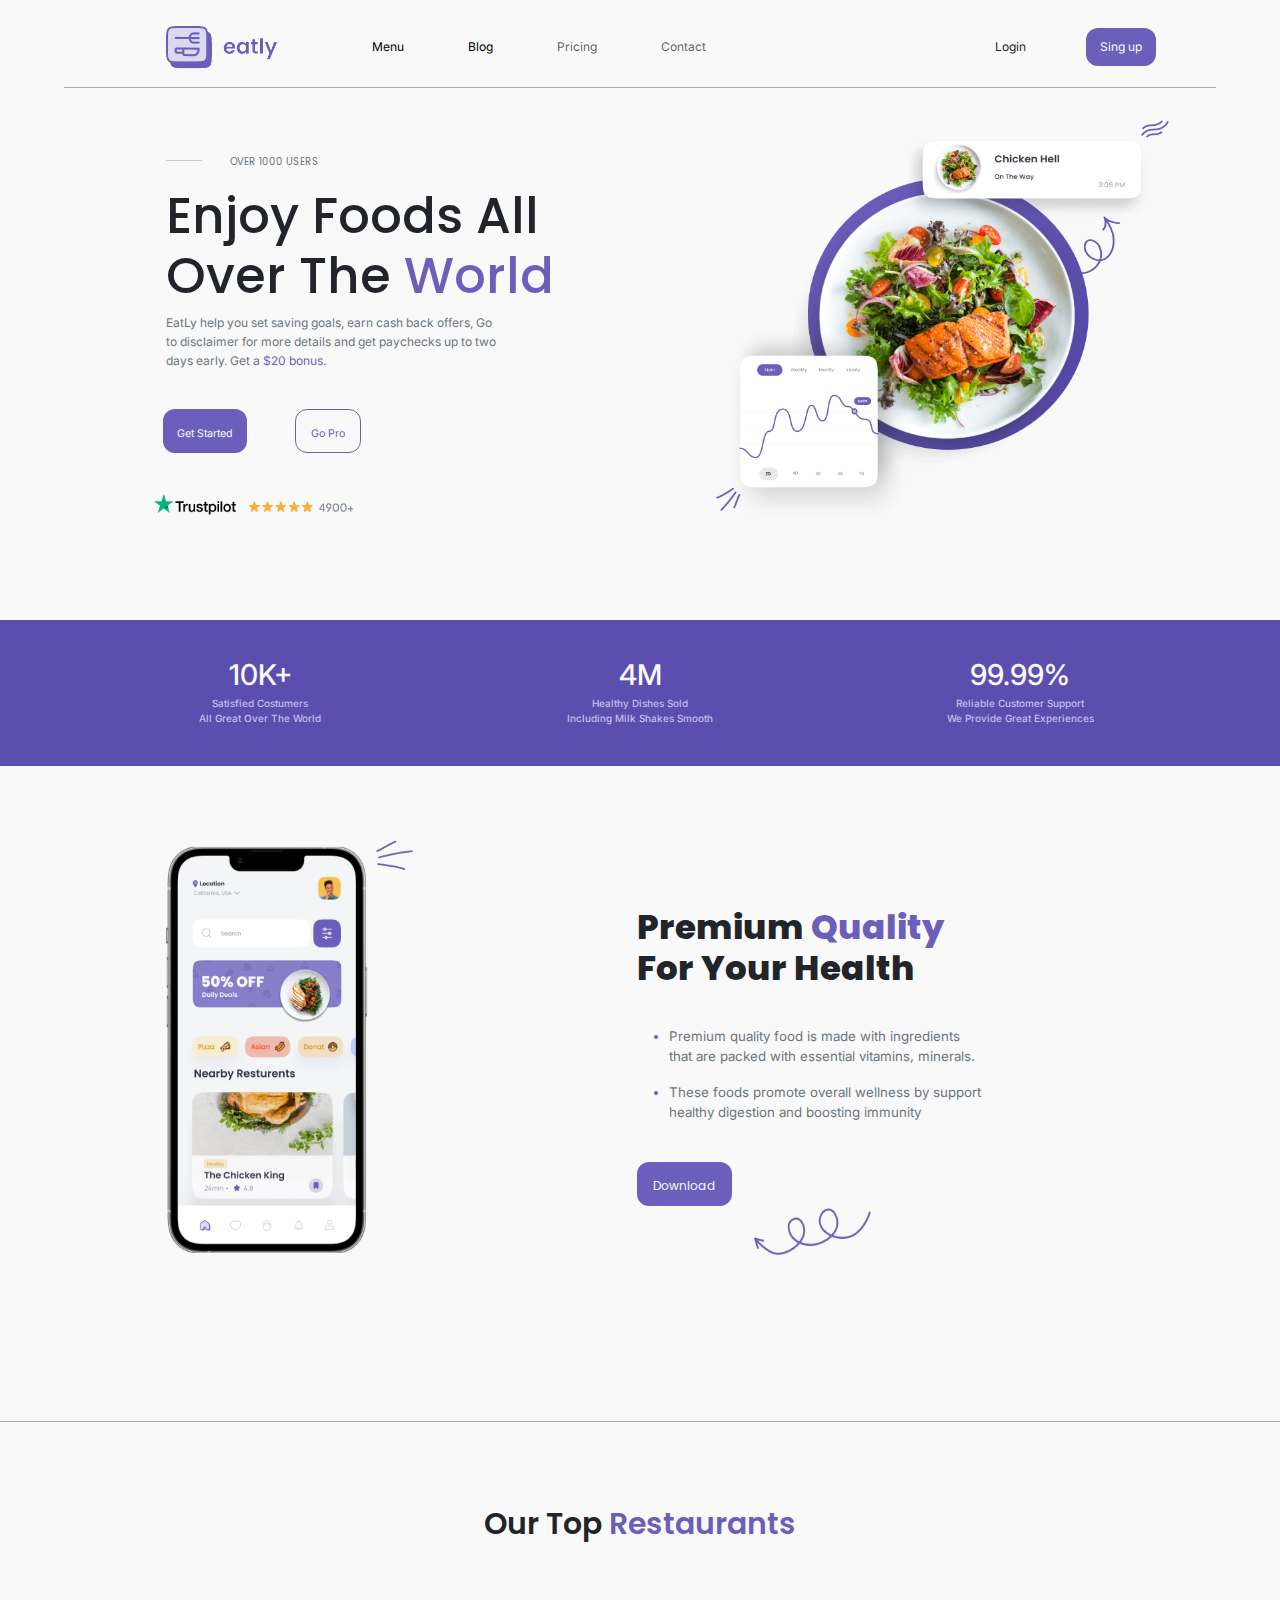
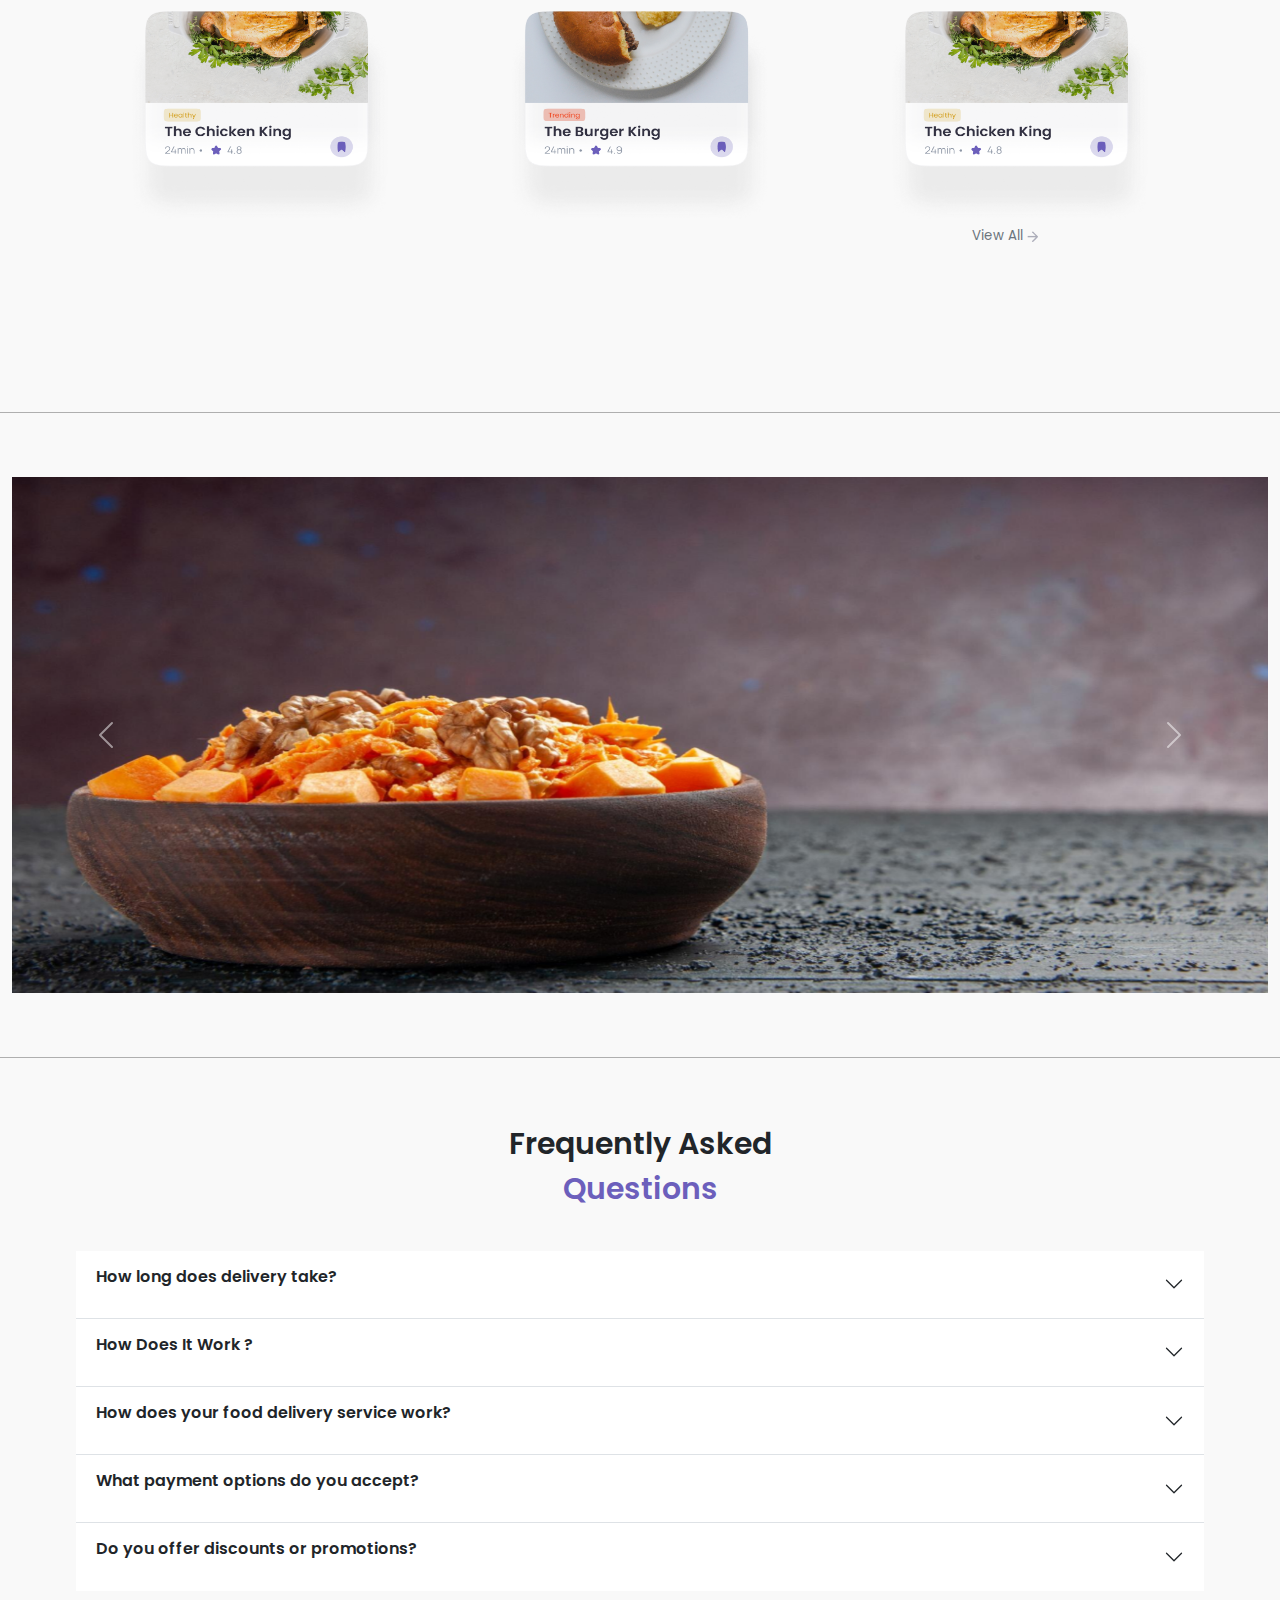
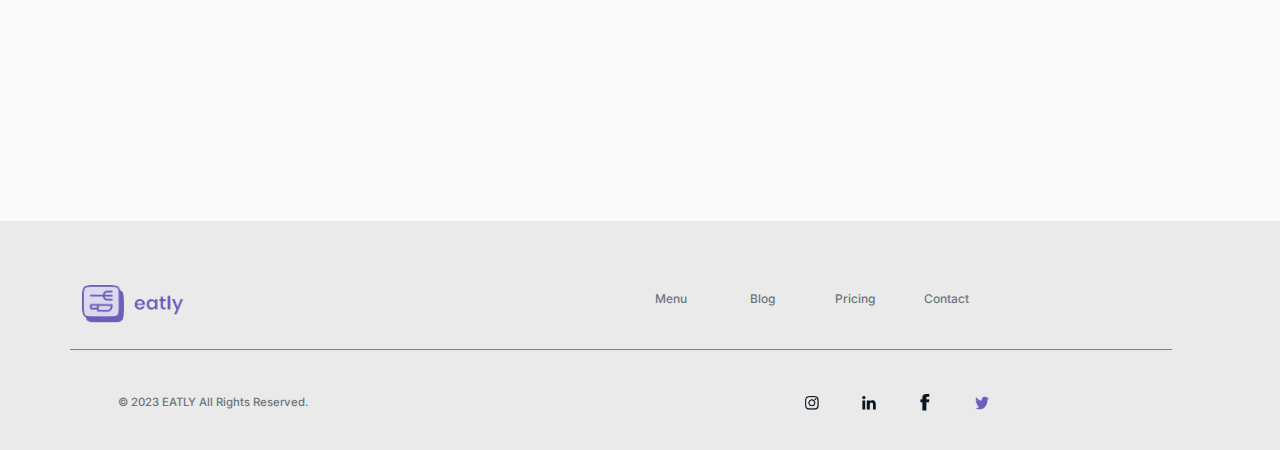
<file: index.html>
<!DOCTYPE html>
<html lang="en">
<head>
    <meta charset="UTF-8">
    <meta name="viewport" content="width=device-width, initial-scale=1.0">
    <link href="https://cdn.jsdelivr.net/npm/bootstrap@5.3.3/dist/css/bootstrap.min.css" rel="stylesheet" integrity="sha384-QWTKZyjpPEjISv5WaRU9OFeRpok6YctnYmDr5pNlyT2bRjXh0JMhjY6hW+ALEwIH" crossorigin="anonymous">
    <title>Eatly</title>
    <link rel="preconnect" href="https://fonts.googleapis.com">
<link rel="preconnect" href="https://fonts.gstatic.com" crossorigin>
<link href="https://fonts.googleapis.com/css2?family=Inter:ital,opsz,wght@0,14..32,100..900;1,14..32,100..900&display=swap" rel="stylesheet">
<link rel="preconnect" href="https://fonts.googleapis.com">
<link rel="preconnect" href="https://fonts.gstatic.com" crossorigin>
<link href="https://fonts.googleapis.com/css2?family=Inter:ital,opsz,wght@0,14..32,100..900;1,14..32,100..900&family=Poppins:ital,wght@0,100;0,200;0,300;0,400;0,500;0,600;0,700;0,800;0,900;1,100;1,200;1,300;1,400;1,500;1,600;1,700;1,800;1,900&display=swap" rel="stylesheet">
<link rel="stylesheet" href="css/css.css">
</head>
<body>
    <script src="https://cdn.jsdelivr.net/npm/bootstrap@5.3.3/dist/js/bootstrap.bundle.min.js" integrity="sha384-YvpcrYf0tY3lHB60NNkmXc5s9fDVZLESaAA55NDzOxhy9GkcIdslK1eN7N6jIeHz" crossorigin="anonymous"></script>
    <header class="header">
      <nav class="navbar navbar-expand-lg menu">
          
        <div class="container-fluid menu-contain ">
          <a class="navbar-brand me-5" href="index.html"><img src="img/Logo.png" alt=""></a>
          <button class="navbar-toggler" type="button" data-bs-toggle="offcanvas" data-bs-target="#offcanvasRight" aria-controls="offcanvasRight" aria-expanded="false" aria-label="Toggle navigation">
            <span class="navbar-toggler-icon"></span>
          </button>
          <div class="collapse navbar-collapse" id="navbarSupportedContent">
            <ul class="navbar-nav me-auto mb-2 mb-lg-0">
              <li class="nav-item me-5">
                <a class="nav-link active secondary" aria-current="page" href="menu.html">Menu</a>
              </li>
              <li class="nav-item ">
                <a class="nav-link secondary active" href="blog.html">Blog</a>
              </li>
              <li class="nav-item me-5"></li>
                <a class="nav-link secondary" href="pricing.html">Pricing</a>
              </li>
              <li class="nav-item me-5"></li>
                <a class="nav-link secondary" href="contact.html">Contact</a>
              </li>
              
            </ul>
            <form action="">
                <form class="d-flex" action=""><a class="nav-link secondary login me-5" href="login.html">Login</a></form>
              <form class="d-flex" action=""><button class="btn btn-menu singup me-5" type="submit"><a href="singup.html" class="text-light">Sing up</a></button></form>
            </form>
          </div>
        </div>
      </nav>
      

      <div class="offcanvas offcanvas-end" tabindex="-1" id="offcanvasRight" aria-labelledby="offcanvasRightLabel">
        <div class="offcanvas-header">
          <h5 class="offcanvas-title" id="offcanvasRightLabel"><a class="navbar-brand me-5" href="index.html"><img src="img/Logo.png" alt=""></a></h5>
          <button type="button" class="btn-close" data-bs-dismiss="offcanvas" aria-label="Close"></button>
        </div>
        <div class="offcanvas-body">
          <ul class="navbar-nav me-auto mb-2 mb-lg-0">
            <li class="nav-item me-5">
              <a class="nav-link active secondary" aria-current="page" href="menu.html">Menu</a>
            </li>
            <li class="nav-item ">
              <a class="nav-link secondary active" href="blog.html">Blog</a>
            </li>
            <li class="nav-item me-5"></li>
              <a class="nav-link secondary" href="pricing.html">Pricing</a>
            </li>
            <li class="nav-item me-5"></li>
              <a class="nav-link secondary" href="contact.html">Contact</a>
            </li>
            
          </ul>
          <form action="">
              <form class="d-flex" action=""><a class="nav-link secondary login " href="login.html">Login</a></form>
            <form class="d-flex" action=""><button class="btn btn-menu singup " type="submit"><a href="singup.html" class="text-light">Sing up</a></button></form>
          </form>
        </div>
      </div>
          <div class="container-fluid">
            <img class="header-img" src="img/Hero.png" alt="">
            <div class="text-gray"><img class="line" src="img/Line 203.png" alt=""><p class="text-secondary over ">OVER 1000 USERS</p></div>
            <div class="cont_title_header">
              <h1 class="title_header">Enjoy Foods All
                Over The <font color="#6C5FBC">World</font></h1>
            </div>
            <div class="cont_inner_header">
              <p class="inner_header text-secondary">EatLy help you set saving goals, earn cash back offers, Go to disclaimer for more details and get paychecks up to two days early. Get a <font color="#6C5FBC">$20 bonus</font>.</p>
            </div>
          </div>
          <div class="container-fluid btn_header">
            <button class="btn btn_header-1 me-5"><a href="" class="text-light">Get Started</a></button><button class="btn btn_header-2"><a href="" class=""><font color="#6C5FBC">Go Pro</font></a></button>
          </div>
          <div class="star"><img class="img_star"src="img/Trust Reviews.png" alt=""></div>
    </header>
    <section class="section-1">
      <div class="container text-center">
        <div class="row align-items-start">
          <div class="col col-fio">
            <h1 class="text-light">10K+</h1>
            <p class="">Satisfied Costumers <br>
              All Great Over The World </p>
          </div>
          <div class="col col-fio">
            <h1 class="text-light" >4M</h1>
            <p class="">Healthy Dishes Sold <br>Including Milk Shakes Smooth</p>
          </div>
          <div class="col col-fio">
            <h1 class="text-light">99.99%</h1>
            <p class="">Reliable Customer Support <br> We Provide Great Experiences</p>
          </div>
        </div>
      </div>
    </section>
    <section class="section-2">
      <div class="container-fluid sec-cont ">
        <img src="img/Mobile.png" class="mobile" alt="">
        <div class="section-2_text">
          <h1>Premium <font color="#6C5FBC">Quality</font> <br>For Your Health</h1>
          <ul>
            <li><p class="text-secondary">Premium quality food is made with ingredients that are packed with essential vitamins, minerals.</p></li>
            <li><p class="text-secondary">These foods promote overall wellness by support healthy digestion and boosting immunity</p></li>
          </ul>
          <button class="btn section-2_btn"><a href="" class="text-light">Download</a></button>
          
        </div>
        <img src="img/Vector 14.png" class="strel" alt="">
      </div>
    </section>
    <section class="section-3">
      <div class="container-fluid cont-sec3">
        <p class="text-sec text-center">Our Top <font color="#6C5FBC">Restaurants</font></p>
        <div class="container text-center">
          <div class="row align-items-end cont-rest ">
            <div class="col">
              <img class="img-sec" src="img/Resturent 01.png" alt="">
            </div>
            <div class="col">
              <img class="img-sec" src="img/Resturent 02.png" alt="">
            </div>
            <div class="col">
              <img class="img-sec" src="img/Resturent 3.png" alt="">
            </div>
          </div>
        </div>
        <div class="btn-cont2 text-end"><a href="menu.html" class="text-secondary btn-sec">View All <img class="img-strel" src="img/Group 427320336.png" alt=""></a></div>
      </div>
    </section>
    <section class="section-4">
      <div class="container-fluid ">
        <div id="carouselExampleAutoplaying" class="carousel slide" data-bs-ride="carousel">
          <div class="carousel-inner">
            <div class="carousel-item active">
              <img src="img/image 2 (2).png" class="d-block w-100 img-slide" alt="...">
            </div>
            <div class="carousel-item">
              <img src="img/image 3 (1).png" class="d-block w-100 img-slide" alt="...">
            </div>
            <div class="carousel-item">
              <img src="img/image 4 (1).png" class="d-block w-100 img-slide" alt="...">
            </div>
            <div class="carousel-item">
              <img src="img/image 5 (2).png" class="d-block w-100 img-slide" alt="...">
            </div>
          </div>
          <button class="carousel-control-prev" type="button" data-bs-target="#carouselExampleAutoplaying" data-bs-slide="prev">
            <span class="carousel-control-prev-icon" aria-hidden="true"></span>
            <span class="visually-hidden">Previous</span>
          </button>
          <button class="carousel-control-next" type="button" data-bs-target="#carouselExampleAutoplaying" data-bs-slide="next">
            <span class="carousel-control-next-icon" aria-hidden="true"></span>
            <span class="visually-hidden">Next</span>
          </button>
        </div>
      </div>
    </section>
    <section class="section-5">
      <div class="container-fluid">
        <p class="title-sec5 text-center">Frequently Asked <br>
          <font color="#6C5FBC">Questions</font></p>
          <div class="accordion accordion-flush acc" id="accordionFlushExample">
            <div class="accordion-item accordion-style">
              <h2 class="accordion-header">
                <button class="accordion-button collapsed" type="button" data-bs-toggle="collapse" data-bs-target="#flush-collapseOne" aria-expanded="false" aria-controls="flush-collapseOne">
                  <p>How long does delivery take?</p>
                </button>
              </h2>
              <div id="flush-collapseOne" class="accordion-collapse collapse" data-bs-parent="#accordionFlushExample">
                <div class="accordion-body"><p>It depends on your location and the restaurant you're ordering from. Typically, we estimate delivery times at checkout based on these factors. Most orders can be expected to arrive within 30-45 minutes. </p></div>
              </div>
            </div>
            <div class="accordion-item accordion-style">
              <h2 class="accordion-header">
                <button class="accordion-button collapsed" type="button" data-bs-toggle="collapse" data-bs-target="#flush-collapseTwo" aria-expanded="false" aria-controls="flush-collapseTwo">
                  <p>How Does It Work ?</p>
                </button>
              </h2>
              <div id="flush-collapseTwo" class="accordion-collapse collapse" data-bs-parent="#accordionFlushExample">
                <div class="accordion-body"><p> Visit our website or app, where you can easily browse the menus of various restaurants available in your area. You can view details about each dish, including ingredients and prices.</p></div>
              </div>
            </div>
            <div class="accordion-item accordion-style">
              <h2 class="accordion-header">
                <button class="accordion-button collapsed" type="button" data-bs-toggle="collapse" data-bs-target="#flush-collapseThree" aria-expanded="false" aria-controls="flush-collapseThree">
                  <p>How does your food delivery service work?</p>
                </button>
              </h2>
              <div id="flush-collapseThree" class="accordion-collapse collapse" data-bs-parent="#accordionFlushExample">
                <div class="accordion-body"><p>Our food delivery service allows customers to browse menus, order food and drinks, track the delivery, and pay through our website or app. Once the order is submitted, a delivery driver will be dispatched to the restaurant to pick up the order and bring it directly to the customer's location.</p></div>
              </div>
            </div>
            <div class="accordion-item accordion-style">
              <h2 class="accordion-header">
                <button class="accordion-button collapsed" type="button" data-bs-toggle="collapse" data-bs-target="#flush-collapseFour" aria-expanded="false" aria-controls="flush-collapseFour">
                  <p>What payment options do you accept?</p>
                </button>
              </h2>
              <div id="flush-collapseFour" class="accordion-collapse collapse" data-bs-parent="#accordionFlushExample">
                <div class="accordion-body"><p>We accept a variety of payment methods, including major credit cards, debit cards, and digital wallets such as Google Pay and Apple Pay. There's no need to have cash on hand.</p></div>
              </div>
            </div>
            <div class="accordion-item accordion-style">
              <h2 class="accordion-header">
                <button class="accordion-button collapsed" type="button" data-bs-toggle="collapse" data-bs-target="#flush-collapseFive" aria-expanded="false" aria-controls="flush-collapseFive">
                  <p>Do you offer discounts or promotions?</p>
                </button>
              </h2>
              <div id="flush-collapseFive" class="accordion-collapse collapse" data-bs-parent="#accordionFlushExample">
                <div class="accordion-body"><p>We often run discounts and promotions on our platform! Be sure to check our website or app frequently to see what deals are currently available.</p></div>
              </div>
            </div>
          </div>
      </div>
    </section>
    <footer class="footer">
      <div class="container text-center">
          <div class="row align-items-start footer-menu">
            <div class="col-2 menu-foot">
              <a class="navbar-brand" href="index.html"><img src="img/Logo.png" alt="" class="logo-foot"></a>
            </div>
            <div class="col-1 menu-col">
              <a href="menu.html" class="text-secondary">Menu</a>
            </div>
            <div class="col-1 menu-col">
              <a href="blog.html" class="text-secondary">Blog</a>
            </div>
            <div class="col-1 menu-col">
              <a href="pricing.html" class="text-secondary">Pricing</a>
            </div>
            <div class="col-1 menu-col">
              <a href="contact.html" class="text-secondary">Contact</a>
            </div>
          </div>
        </div>
        <div class="container text-center foot-text">
          <div class="row align-items-start">
            <div class="col-3 sob">
              <a href="#" class="text-secondary ">© 2023 EATLY All Rights Reserved.</a>
            </div>
            <div class="col-1 icon ">
              <a href="" class=""><img src="img/Group 888.png" alt="" class="img-foot"></a>
            </div>
            <div class="col-1 icon">
              <a href="" class=""><img src="img/Path 7.png" alt="" class="img-foot"></a>
            </div>
            <div class="col-1 icon">
              <a href="" class=""><img src="img/Path 13.png" alt=""  class="img-foot-1"></a>
            </div>
            <div class="col-1 icon">
              <a href="" class=""><img src="img/Path 6.png" alt="" class="img-foot"></a>
            </div>
          </div>
        </div>
  </footer>
</body>
</html>
</file>
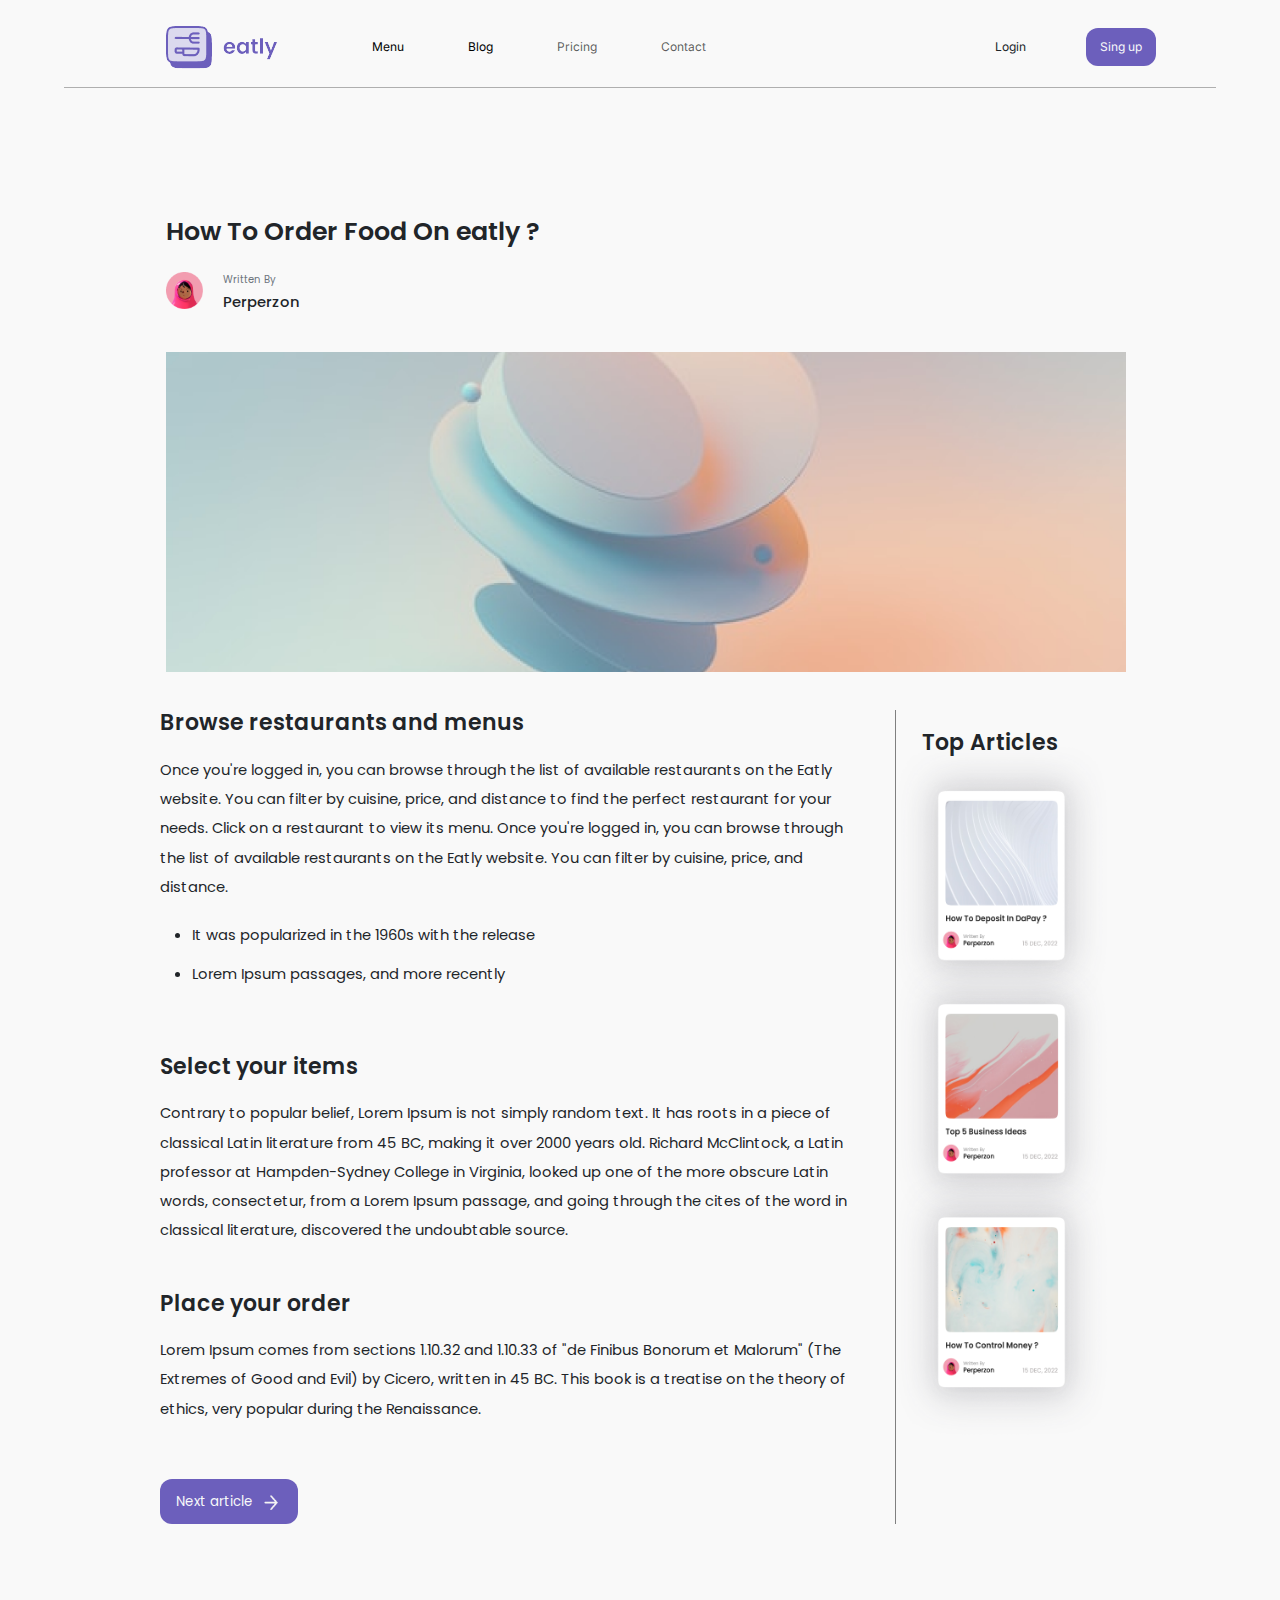
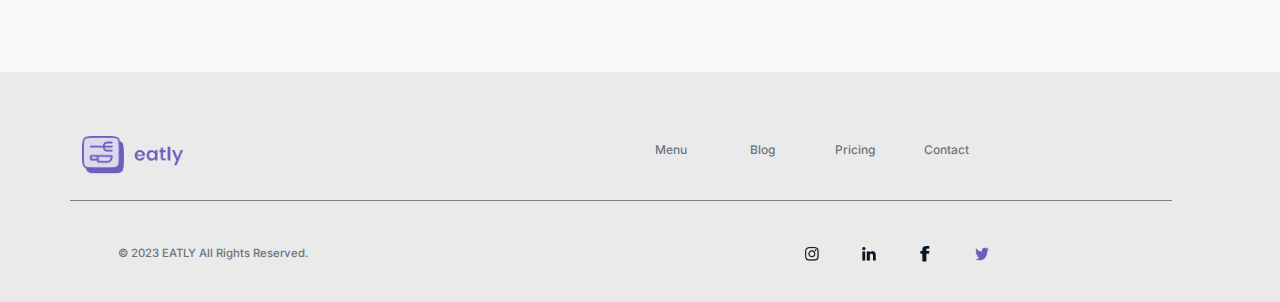
<file: blog.html>
<!DOCTYPE html>
<html lang="en">
<head>
    <meta charset="UTF-8">
    <meta name="viewport" content="width=device-width, initial-scale=1.0">
    <link href="https://cdn.jsdelivr.net/npm/bootstrap@5.3.3/dist/css/bootstrap.min.css" rel="stylesheet" integrity="sha384-QWTKZyjpPEjISv5WaRU9OFeRpok6YctnYmDr5pNlyT2bRjXh0JMhjY6hW+ALEwIH" crossorigin="anonymous">
    <title>Eatly-Blog</title>
    <link rel="preconnect" href="https://fonts.googleapis.com">
<link rel="preconnect" href="https://fonts.gstatic.com" crossorigin>
<link href="https://fonts.googleapis.com/css2?family=Inter:ital,opsz,wght@0,14..32,100..900;1,14..32,100..900&display=swap" rel="stylesheet">
<link rel="preconnect" href="https://fonts.googleapis.com">
<link rel="preconnect" href="https://fonts.gstatic.com" crossorigin>
<link href="https://fonts.googleapis.com/css2?family=Inter:ital,opsz,wght@0,14..32,100..900;1,14..32,100..900&family=Poppins:ital,wght@0,100;0,200;0,300;0,400;0,500;0,600;0,700;0,800;0,900;1,100;1,200;1,300;1,400;1,500;1,600;1,700;1,800;1,900&display=swap" rel="stylesheet">
<link rel="stylesheet" href="css/blogcss.css">
</head>
<body>
    <script src="https://cdn.jsdelivr.net/npm/bootstrap@5.3.3/dist/js/bootstrap.bundle.min.js" integrity="sha384-YvpcrYf0tY3lHB60NNkmXc5s9fDVZLESaAA55NDzOxhy9GkcIdslK1eN7N6jIeHz" crossorigin="anonymous"></script>
    <header class="header" id="Menu">
      <nav class="navbar navbar-expand-lg menu">
        
          <div class="container-fluid menu-contain ">
            <a class="navbar-brand me-5" href="index.html"><img src="img/Logo.png" alt=""></a>
            <button class="navbar-toggler" type="button" data-bs-toggle="offcanvas" data-bs-target="#offcanvasRight" aria-controls="offcanvasRight" aria-expanded="false" aria-label="Toggle navigation">
              <span class="navbar-toggler-icon"></span>
            </button>
            <div class="collapse navbar-collapse" id="navbarSupportedContent">
              <ul class="navbar-nav me-auto mb-2 mb-lg-0">
                <li class="nav-item me-5">
                  <a class="nav-link active secondary" aria-current="page" href="menu.html">Menu</a>
                </li>
                <li class="nav-item ">
                  <a class="nav-link secondary active" href="blog.html">Blog</a>
                </li>
                <li class="nav-item me-5"></li>
                  <a class="nav-link secondary" href="pricing.html">Pricing</a>
                </li>
                <li class="nav-item me-5"></li>
                  <a class="nav-link secondary" href="contact.html">Contact</a>
                </li>
                
              </ul>
              <form action="">
                  <form class="d-flex" action=""><a class="nav-link secondary login me-5" href="login.html">Login</a></form>
                <form class="d-flex" action=""><button class="btn btn-menu singup me-5" type="submit"><a href="singup.html" class="text-light">Sing up</a></button></form>
              </form>
            </div>
          </div>
        </nav>
        

        <div class="offcanvas offcanvas-end" tabindex="-1" id="offcanvasRight" aria-labelledby="offcanvasRightLabel">
          <div class="offcanvas-header">
            <h5 class="offcanvas-title" id="offcanvasRightLabel"><nav class="navbar navbar-expand-lg menu">
          
              <div class="container-fluid menu-contain ">
                <a class="navbar-brand me-5" href="index.html"><img src="img/Logo.png" alt=""></a>
                <button class="navbar-toggler" type="button" data-bs-toggle="offcanvas" data-bs-target="#offcanvasRight" aria-controls="offcanvasRight" aria-expanded="false" aria-label="Toggle navigation">
                  <span class="navbar-toggler-icon"></span>
                </button>
                <div class="collapse navbar-collapse" id="navbarSupportedContent">
                  <ul class="navbar-nav me-auto mb-2 mb-lg-0">
                    <li class="nav-item me-5">
                      <a class="nav-link active secondary" aria-current="page" href="menu.html">Menu</a>
                    </li>
                    <li class="nav-item ">
                      <a class="nav-link secondary active" href="blog.html">Blog</a>
                    </li>
                    <li class="nav-item me-5"></li>
                      <a class="nav-link secondary" href="pricing.html">Pricing</a>
                    </li>
                    <li class="nav-item me-5"></li>
                      <a class="nav-link secondary" href="contact.html">Contact</a>
                    </li>
                    
                  </ul>
                  <form action="">
                      <form class="d-flex" action=""><a class="nav-link secondary login me-5" href="login.html">Login</a></form>
                    <form class="d-flex" action=""><button class="btn btn-menu singup me-5" type="submit"><a href="singup.html" class="text-light">Sing up</a></button></form>
                  </form>
                </div>
              </div>
            </nav>
            
  
            <div class="offcanvas offcanvas-end" tabindex="-1" id="offcanvasRight" aria-labelledby="offcanvasRightLabel">
              <div class="offcanvas-header">
                <h5 class="offcanvas-title" id="offcanvasRightLabel"><a class="navbar-brand me-5" href="index.html"><img src="img/Logo.png" alt=""></a></h5>
                <button type="button" class="btn-close" data-bs-dismiss="offcanvas" aria-label="Close"></button>
              </div>
              <div class="offcanvas-body">
                <ul class="navbar-nav me-auto mb-2 mb-lg-0">
                  <li class="nav-item me-5">
                    <a class="nav-link active secondary" aria-current="page" href="menu.html">Menu</a>
                  </li>
                  <li class="nav-item ">
                    <a class="nav-link secondary active" href="blog.html">Blog</a>
                  </li>
                  <li class="nav-item me-5"></li>
                    <a class="nav-link secondary" href="pricing.html">Pricing</a>
                  </li>
                  <li class="nav-item me-5"></li>
                    <a class="nav-link secondary" href="contact.html">Contact</a>
                  </li>
                  
                </ul>
                <form action="">
                    <form class="d-flex" action=""><a class="nav-link secondary login " href="login.html">Login</a></form>
                  <form class="d-flex" action=""><button class="btn btn-menu singup " type="submit"><a href="singup.html" class="text-light">Sing up</a></button></form>
                </form>
              </div>
            </div></h5>
            <button type="button" class="btn-close" data-bs-dismiss="offcanvas" aria-label="Close"></button>
          </div>
          <div class="offcanvas-body">
            <ul class="navbar-nav me-auto mb-2 mb-lg-0">
              <li class="nav-item me-5">
                <a class="nav-link active secondary" aria-current="page" href="menu.html">Menu</a>
              </li>
              <li class="nav-item ">
                <a class="nav-link secondary active" href="blog.html">Blog</a>
              </li>
              <li class="nav-item me-5"></li>
                <a class="nav-link secondary" href="pricing.html">Pricing</a>
              </li>
              <li class="nav-item me-5"></li>
                <a class="nav-link secondary" href="contact.html">Contact</a>
              </li>
              
            </ul>
            <form action="">
                <form class="d-flex" action=""><a class="nav-link secondary login " href="login.html">Login</a></form>
              <form class="d-flex" action=""><button class="btn btn-menu singup " type="submit"><a href="singup.html" class="text-light">Sing up</a></button></form>
            </form>
          </div>
        </div>
  </header>
    <section class="section-1">
        <div class="container-fluid">
            <h1 class="title-blog">How To Order Food On eatly ?</h1>
            <div class="img-circle"> 
                <img src="img/Ellipse 28.png" class="circle" alt="">
                <p class="text-top text-secondary">Written By</p>
                <p class="text-bt">Perperzon</p>
            </div>
            <img src="img/Pic.png" alt="" class="img-top">
        </div>
        <div class="container-inf ">
            <h1>Browse restaurants and menus</h1>
            <p>Once you're logged in, you can browse through the list of available restaurants on the Eatly website. You can filter by cuisine, price, and distance to find the perfect restaurant for your needs. Click on a restaurant to view its menu. Once you're logged in, you can browse through the list of available restaurants on the Eatly website. You can filter by cuisine, price, and distance.</p>
            <ul>
                <li><p>It was popularized in the 1960s with the release</p></li>
                <li><p>Lorem Ipsum passages, and more recently</p></li>
            </ul>
            <h1>Select your items</h1>
            <p class="p-m">Contrary to popular belief, Lorem Ipsum is not simply random text. It has roots in a piece of classical Latin literature from 45 BC, making it over 2000 years old. Richard McClintock, a Latin professor at Hampden-Sydney College in Virginia, looked up one of the more obscure Latin words, consectetur, from a Lorem Ipsum passage, and going through the cites of the word in classical literature, discovered the undoubtable source. </p>
            <h1>Place your order</h1>
            <p>Lorem Ipsum comes from sections 1.10.32 and 1.10.33 of "de Finibus Bonorum et Malorum" (The Extremes of Good and Evil) by Cicero, written in 45 BC. This book is a treatise on the theory of ethics, very popular during the Renaissance. </p>
            <button type="button" data-bs-toggle="modal" data-bs-target="#exampleModal" class="btn section-1_btn"><a href="" class="text-light">Next article <img src="img/Arrow.png" alt="" class="arrow"></a></button>
            <!-- Modal -->
<div class="modal fade" id="exampleModal" tabindex="-1" aria-labelledby="exampleModalLabel" aria-hidden="true">
    <div class="modal-dialog">
      <div class="modal-content">
        <div class="modal-header">
          <h1 class="modal-title fs-5 h1-modal1 mt-5" id="exampleModalLabel">The Modern Internet Cafe</h1>
          <button type="button" class="btn-close" data-bs-dismiss="modal" aria-label="Close"></button>
        </div>
        <div class="modal-body">
          <p>Today, internet cafes are far more than just places to surf the web. Many have upgraded their facilities to include high-speed internet connections, gaming consoles, and the latest computers. They often host gaming tournaments, workshops, and community events. Some cafes offer printing services, graphic design assistance, and even tech support, catering to the needs of freelancers and remote workers.</p>
          <img src="img/84e11b68f7e73df4563801e7697bb2d5.jpg" alt="" class="img-modal">
        </div>
      </div>
    </div>
  </div>
        </div>
        <div class="img-cont">
            <h1>Top Articles</h1>
            <img src="img/Blog Card 01.png" alt="" class="card-1">
            <img src="img/Blog Card 02.png" alt="" class="card-1">
            <img src="img/Blog Card 03.png" alt="" class="card-1">
        </div>
    </section>
    <footer class="footer">
        <div class="container text-center">
            <div class="row align-items-start footer-menu">
              <div class="col-2 menu-foot">
                <a class="navbar-brand" href="index.html"><img src="img/Logo.png" alt="" class="logo-foot"></a>
              </div>
              <div class="col-1 menu-col">
                <a href="menu.html" class="text-secondary">Menu</a>
              </div>
              <div class="col-1 menu-col">
                <a href="blog.html" class="text-secondary">Blog</a>
              </div>
              <div class="col-1 menu-col">
                <a href="pricing.html" class="text-secondary">Pricing</a>
              </div>
              <div class="col-1 menu-col">
                <a href="contact.html" class="text-secondary">Contact</a>
              </div>
            </div>
          </div>
          <div class="container text-center foot-text">
            <div class="row align-items-start">
              <div class="col-3 sob">
                <a href="#" class="text-secondary ">© 2023 EATLY All Rights Reserved.</a>
              </div>
              <div class="col-1 icon ">
                <a href="" class=""><img src="img/Group 888.png" alt="" class="img-foot"></a>
              </div>
              <div class="col-1 icon">
                <a href="" class=""><img src="img/Path 7.png" alt="" class="img-foot"></a>
              </div>
              <div class="col-1 icon">
                <a href="" class=""><img src="img/Path 13.png" alt=""  class="img-foot-1"></a>
              </div>
              <div class="col-1 icon">
                <a href="" class=""><img src="img/Path 6.png" alt="" class="img-foot"></a>
              </div>
            </div>
          </div>
    </footer>
</body>
</file>
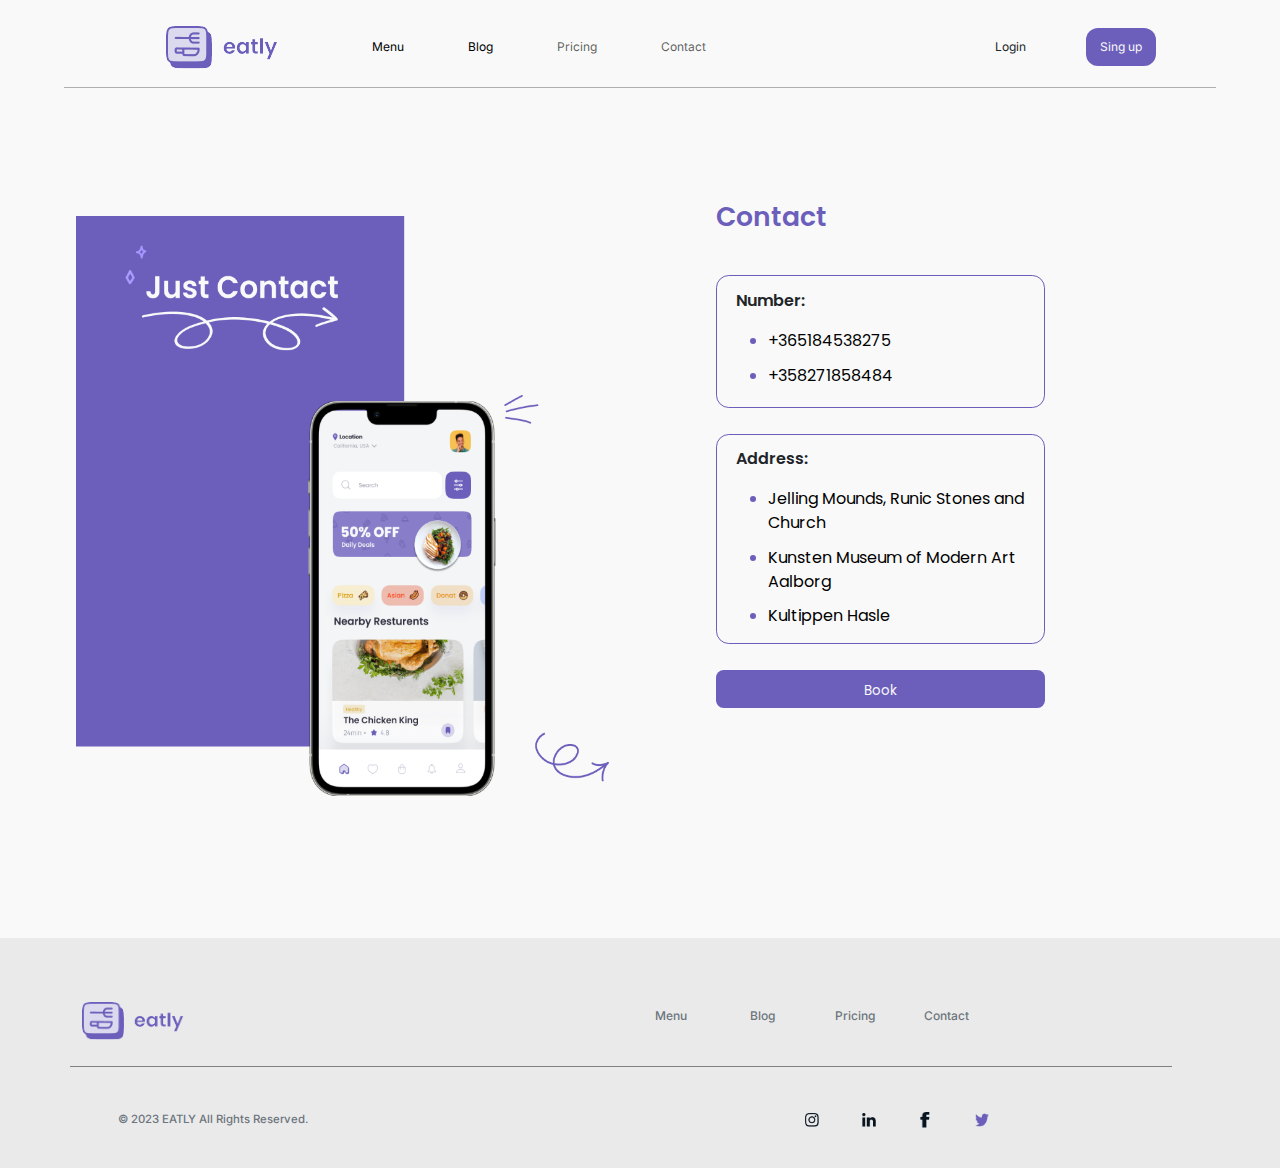
<file: contact.html>
<!DOCTYPE html>
<html lang="en">
<head>
    <meta charset="UTF-8">
    <meta name="viewport" content="width=device-width, initial-scale=1.0">
    <link href="https://cdn.jsdelivr.net/npm/bootstrap@5.3.3/dist/css/bootstrap.min.css" rel="stylesheet" integrity="sha384-QWTKZyjpPEjISv5WaRU9OFeRpok6YctnYmDr5pNlyT2bRjXh0JMhjY6hW+ALEwIH" crossorigin="anonymous">
    <title>Eatly-Contact</title>
    <link rel="preconnect" href="https://fonts.googleapis.com">
<link rel="preconnect" href="https://fonts.gstatic.com" crossorigin>
<link href="https://fonts.googleapis.com/css2?family=Inter:ital,opsz,wght@0,14..32,100..900;1,14..32,100..900&display=swap" rel="stylesheet">
<link rel="preconnect" href="https://fonts.googleapis.com">
<link rel="preconnect" href="https://fonts.gstatic.com" crossorigin>
<link href="https://fonts.googleapis.com/css2?family=Inter:ital,opsz,wght@0,14..32,100..900;1,14..32,100..900&family=Poppins:ital,wght@0,100;0,200;0,300;0,400;0,500;0,600;0,700;0,800;0,900;1,100;1,200;1,300;1,400;1,500;1,600;1,700;1,800;1,900&display=swap" rel="stylesheet">
<link rel="stylesheet" href="css/contact.css">
</head>
<body>
    <script src="https://cdn.jsdelivr.net/npm/bootstrap@5.3.3/dist/js/bootstrap.bundle.min.js" integrity="sha384-YvpcrYf0tY3lHB60NNkmXc5s9fDVZLESaAA55NDzOxhy9GkcIdslK1eN7N6jIeHz" crossorigin="anonymous"></script>
    <header class="header" id="Menu">
      <nav class="navbar navbar-expand-lg menu">
        
          <div class="container-fluid menu-contain ">
            <a class="navbar-brand me-5" href="index.html"><img src="img/Logo.png" alt=""></a>
            <button class="navbar-toggler" type="button" data-bs-toggle="offcanvas" data-bs-target="#offcanvasRight" aria-controls="offcanvasRight" aria-expanded="false" aria-label="Toggle navigation">
              <span class="navbar-toggler-icon"></span>
            </button>
            <div class="collapse navbar-collapse" id="navbarSupportedContent">
              <ul class="navbar-nav me-auto mb-2 mb-lg-0">
                <li class="nav-item me-5">
                  <a class="nav-link active secondary" aria-current="page" href="menu.html">Menu</a>
                </li>
                <li class="nav-item ">
                  <a class="nav-link secondary active" href="blog.html">Blog</a>
                </li>
                <li class="nav-item me-5"></li>
                  <a class="nav-link secondary" href="pricing.html">Pricing</a>
                </li>
                <li class="nav-item me-5"></li>
                  <a class="nav-link secondary" href="contact.html">Contact</a>
                </li>
                
              </ul>
              <form action="">
                  <form class="d-flex" action=""><a class="nav-link secondary login me-5" href="login.html">Login</a></form>
                <form class="d-flex" action=""><button class="btn btn-menu singup me-5" type="submit"><a href="singup.html" class="text-light">Sing up</a></button></form>
              </form>
            </div>
          </div>
        </nav>
        

        <div class="offcanvas offcanvas-end" tabindex="-1" id="offcanvasRight" aria-labelledby="offcanvasRightLabel">
          <div class="offcanvas-header">
            <h5 class="offcanvas-title" id="offcanvasRightLabel"><nav class="navbar navbar-expand-lg menu">
          
              <div class="container-fluid menu-contain ">
                <a class="navbar-brand me-5" href="index.html"><img src="img/Logo.png" alt=""></a>
                <button class="navbar-toggler" type="button" data-bs-toggle="offcanvas" data-bs-target="#offcanvasRight" aria-controls="offcanvasRight" aria-expanded="false" aria-label="Toggle navigation">
                  <span class="navbar-toggler-icon"></span>
                </button>
                <div class="collapse navbar-collapse" id="navbarSupportedContent">
                  <ul class="navbar-nav me-auto mb-2 mb-lg-0">
                    <li class="nav-item me-5">
                      <a class="nav-link active secondary" aria-current="page" href="menu.html">Menu</a>
                    </li>
                    <li class="nav-item ">
                      <a class="nav-link secondary active" href="blog.html">Blog</a>
                    </li>
                    <li class="nav-item me-5"></li>
                      <a class="nav-link secondary" href="pricing.html">Pricing</a>
                    </li>
                    <li class="nav-item me-5"></li>
                      <a class="nav-link secondary" href="contact.html">Contact</a>
                    </li>
                    
                  </ul>
                  <form action="">
                      <form class="d-flex" action=""><a class="nav-link secondary login me-5" href="login.html">Login</a></form>
                    <form class="d-flex" action=""><button class="btn btn-menu singup me-5" type="submit"><a href="singup.html" class="text-light">Sing up</a></button></form>
                  </form>
                </div>
              </div>
            </nav>
            
  
            <div class="offcanvas offcanvas-end" tabindex="-1" id="offcanvasRight" aria-labelledby="offcanvasRightLabel">
              <div class="offcanvas-header">
                <h5 class="offcanvas-title" id="offcanvasRightLabel"><a class="navbar-brand me-5" href="index.html"><img src="img/Logo.png" alt=""></a></h5>
                <button type="button" class="btn-close" data-bs-dismiss="offcanvas" aria-label="Close"></button>
              </div>
              <div class="offcanvas-body">
                <ul class="navbar-nav me-auto mb-2 mb-lg-0">
                  <li class="nav-item me-5">
                    <a class="nav-link active secondary" aria-current="page" href="menu.html">Menu</a>
                  </li>
                  <li class="nav-item ">
                    <a class="nav-link secondary active" href="blog.html">Blog</a>
                  </li>
                  <li class="nav-item me-5"></li>
                    <a class="nav-link secondary" href="pricing.html">Pricing</a>
                  </li>
                  <li class="nav-item me-5"></li>
                    <a class="nav-link secondary" href="contact.html">Contact</a>
                  </li>
                  
                </ul>
                <form action="">
                    <form class="d-flex" action=""><a class="nav-link secondary login " href="login.html">Login</a></form>
                  <form class="d-flex" action=""><button class="btn btn-menu singup " type="submit"><a href="singup.html" class="text-light">Sing up</a></button></form>
                </form>
              </div>
            </div></h5>
            <button type="button" class="btn-close" data-bs-dismiss="offcanvas" aria-label="Close"></button>
          </div>
          <div class="offcanvas-body">
            <ul class="navbar-nav me-auto mb-2 mb-lg-0">
              <li class="nav-item me-5">
                <a class="nav-link active secondary" aria-current="page" href="menu.html">Menu</a>
              </li>
              <li class="nav-item ">
                <a class="nav-link secondary active" href="blog.html">Blog</a>
              </li>
              <li class="nav-item me-5"></li>
                <a class="nav-link secondary" href="pricing.html">Pricing</a>
              </li>
              <li class="nav-item me-5"></li>
                <a class="nav-link secondary" href="contact.html">Contact</a>
              </li>
              
            </ul>
            <form action="">
                <form class="d-flex" action=""><a class="nav-link secondary login " href="login.html">Login</a></form>
              <form class="d-flex" action=""><button class="btn btn-menu singup " type="submit"><a href="singup.html" class="text-light">Sing up</a></button></form>
            </form>
          </div>
        </div>
  </header>
    <section class="section-cont">
        <div class="container-fluid">
            <img src="img/Group 427320338.png" alt="" class="img-cont">
            <div class="text-cont">
                <p class="title-cont"><font color="#6C5FBC">Contact</font></p>
                <div class="contain-all">
                    <div class="contact-cont">
                        <p>Number:</p>
                        <ul>
                            <li><span>+365184538275</span></li>
                            <li><span>+358271858484</span></li>
                        </ul>
                    </div>
                    <div class="contact-address">
                        <p>Address:</p>
                        <ul>
                            <li><span>Jelling Mounds, Runic Stones and Church</span></li>
                            <li><span>Kunsten Museum of Modern Art Aalborg</span></li>
                            <li><span>Kultippen Hasle</span></li>
                        </ul>
                    </div>
                </div>
                <button class="btn-cont"><a href="" class="text-light">Book</a></button>
            </div>
        </div>

    </section>
    <footer class="footer">
        <div class="container text-center">
            <div class="row align-items-start footer-menu">
              <div class="col-2 menu-foot">
                <a class="navbar-brand" href="main.html"><img src="img/Logo.png" alt="" class="logo-foot"></a>
              </div>
              <div class="col-1 menu-col">
                <a href="menu.html" class="text-secondary">Menu</a>
              </div>
              <div class="col-1 menu-col">
                <a href="blog.html" class="text-secondary">Blog</a>
              </div>
              <div class="col-1 menu-col">
                <a href="pricing.html" class="text-secondary">Pricing</a>
              </div>
              <div class="col-1 menu-col">
                <a href="contact.html" class="text-secondary">Contact</a>
              </div>
            </div>
          </div>
          <div class="container text-center foot-text">
            <div class="row align-items-start">
              <div class="col-3 sob">
                <a href="#" class="text-secondary ">© 2023 EATLY All Rights Reserved.</a>
              </div>
              <div class="col-1 icon ">
                <a href="" class=""><img src="img/Group 888.png" alt="" class="img-foot"></a>
              </div>
              <div class="col-1 icon">
                <a href="" class=""><img src="img/Path 7.png" alt="" class="img-foot"></a>
              </div>
              <div class="col-1 icon">
                <a href="" class=""><img src="img/Path 13.png" alt=""  class="img-foot-1"></a>
              </div>
              <div class="col-1 icon">
                <a href="" class=""><img src="img/Path 6.png" alt="" class="img-foot"></a>
              </div>
            </div>
          </div>
    </footer>
</body>
</html>
</file>
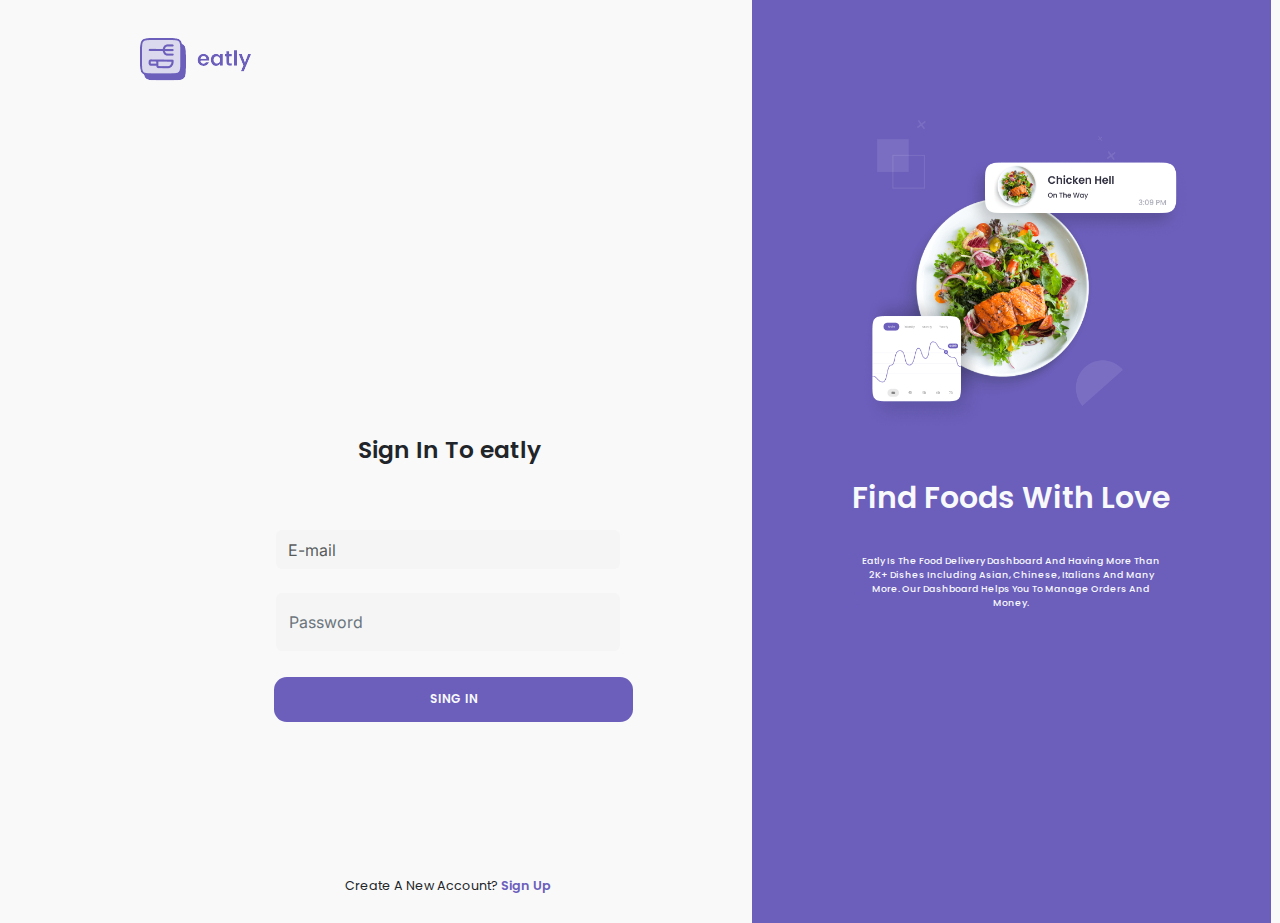
<file: login.html>
<!DOCTYPE html>
<html lang="en">
<head>
    <meta charset="UTF-8">
    <meta name="viewport" content="width=device-width, initial-scale=1.0">
    <link href="https://cdn.jsdelivr.net/npm/bootstrap@5.3.3/dist/css/bootstrap.min.css" rel="stylesheet" integrity="sha384-QWTKZyjpPEjISv5WaRU9OFeRpok6YctnYmDr5pNlyT2bRjXh0JMhjY6hW+ALEwIH" crossorigin="anonymous">
    <title>Eatly-Sign In</title>
    
    <link rel="preconnect" href="https://fonts.googleapis.com">
<link rel="preconnect" href="https://fonts.gstatic.com" crossorigin>
<link href="https://fonts.googleapis.com/css2?family=Inter:ital,opsz,wght@0,14..32,100..900;1,14..32,100..900&display=swap" rel="stylesheet">
<link rel="preconnect" href="https://fonts.googleapis.com">
<link rel="preconnect" href="https://fonts.gstatic.com" crossorigin>
<link href="https://fonts.googleapis.com/css2?family=Inter:ital,opsz,wght@0,14..32,100..900;1,14..32,100..900&family=Poppins:ital,wght@0,100;0,200;0,300;0,400;0,500;0,600;0,700;0,800;0,900;1,100;1,200;1,300;1,400;1,500;1,600;1,700;1,800;1,900&display=swap" rel="stylesheet">
<link rel="stylesheet" href="css/login.css">
</head>
<body>
    <script src="https://cdn.jsdelivr.net/npm/bootstrap@5.3.3/dist/js/bootstrap.bundle.min.js" integrity="sha384-YvpcrYf0tY3lHB60NNkmXc5s9fDVZLESaAA55NDzOxhy9GkcIdslK1eN7N6jIeHz" crossorigin="anonymous"></script>
    <header class="header">
        <div class="container-fluid">
            <a href="index.html"><img src="img/Logo.png" alt="" class="logo"></a>
        </div>
    </header>
    <section>
        <div class="container-fluid ">
            <div class="con-right">
                <img src="img/form.png" alt="" class="img-form">
                <h1 class="text-light text-center title-form">Find Foods With Love </h1>
                <p class="text-light text-center">Eatly Is The Food Delivery Dashboard And Having More Than 2K+ Dishes Including Asian, Chinese, Italians And Many More. Our Dashboard Helps You To Manage Orders And Money.</p>
            </div>
            <div class="con-left">
                <h1 class="title-left">Sign In To eatly</h1>
                <form class="row g-3 form-singup" onsubmit="return handleFormSubmission(this)" id="myForm">
                    <div class="form-1">
                      
                      <label for="validationDefaultUsername" class="form-label"></label>
                      <div class="input-group">
                        <input type="email" name="email" class="form-control" id="validationDefaultUsername" value="" placeholder="E-mail" aria-describedby="inputGroupPrepend2" required>
                      </div>
                      <div class="form-floating mt-4">
                        <input type="password" class="form-control h-50" id="floatingPassword" placeholder="Password" required>
                        <label for="floatingPassword" class="form-label text-secondary ">Password</label>
                      </div>
                    </div>
                    
                    <button class="btn btn-form text-light " type="submit" id="alertButton">SING IN</button>
                        <div class="alert alert-success alert-dismissible fade" role="alert" id="myAlert">
                            Successfully logged in!<button type="button" class="btn-close" data-bs-dismiss="alert" aria-label="Close"></button>
                        </div>
                    
                      
                </form>
                
            </div>
            <div class="text-bottom"><p>Create A New Account? <a href="singup.html"><font color="#6C5FBC">Sign Up</font></a></p></div>
        </div> 
    </section>
    <script>
        function handleFormSubmission(form) {
        // Simulate successful submission (replace with your actual AJAX call)
        setTimeout(() => {
            document.getElementById("myAlert").classList.add("show");
            // Clear form fields after a delay to visually show success
            form.reset();
        }, 500); // Simulate a delay for server response

        return false; // Prevent default form submission
    }
    </script>
</body>
</html>
</file>
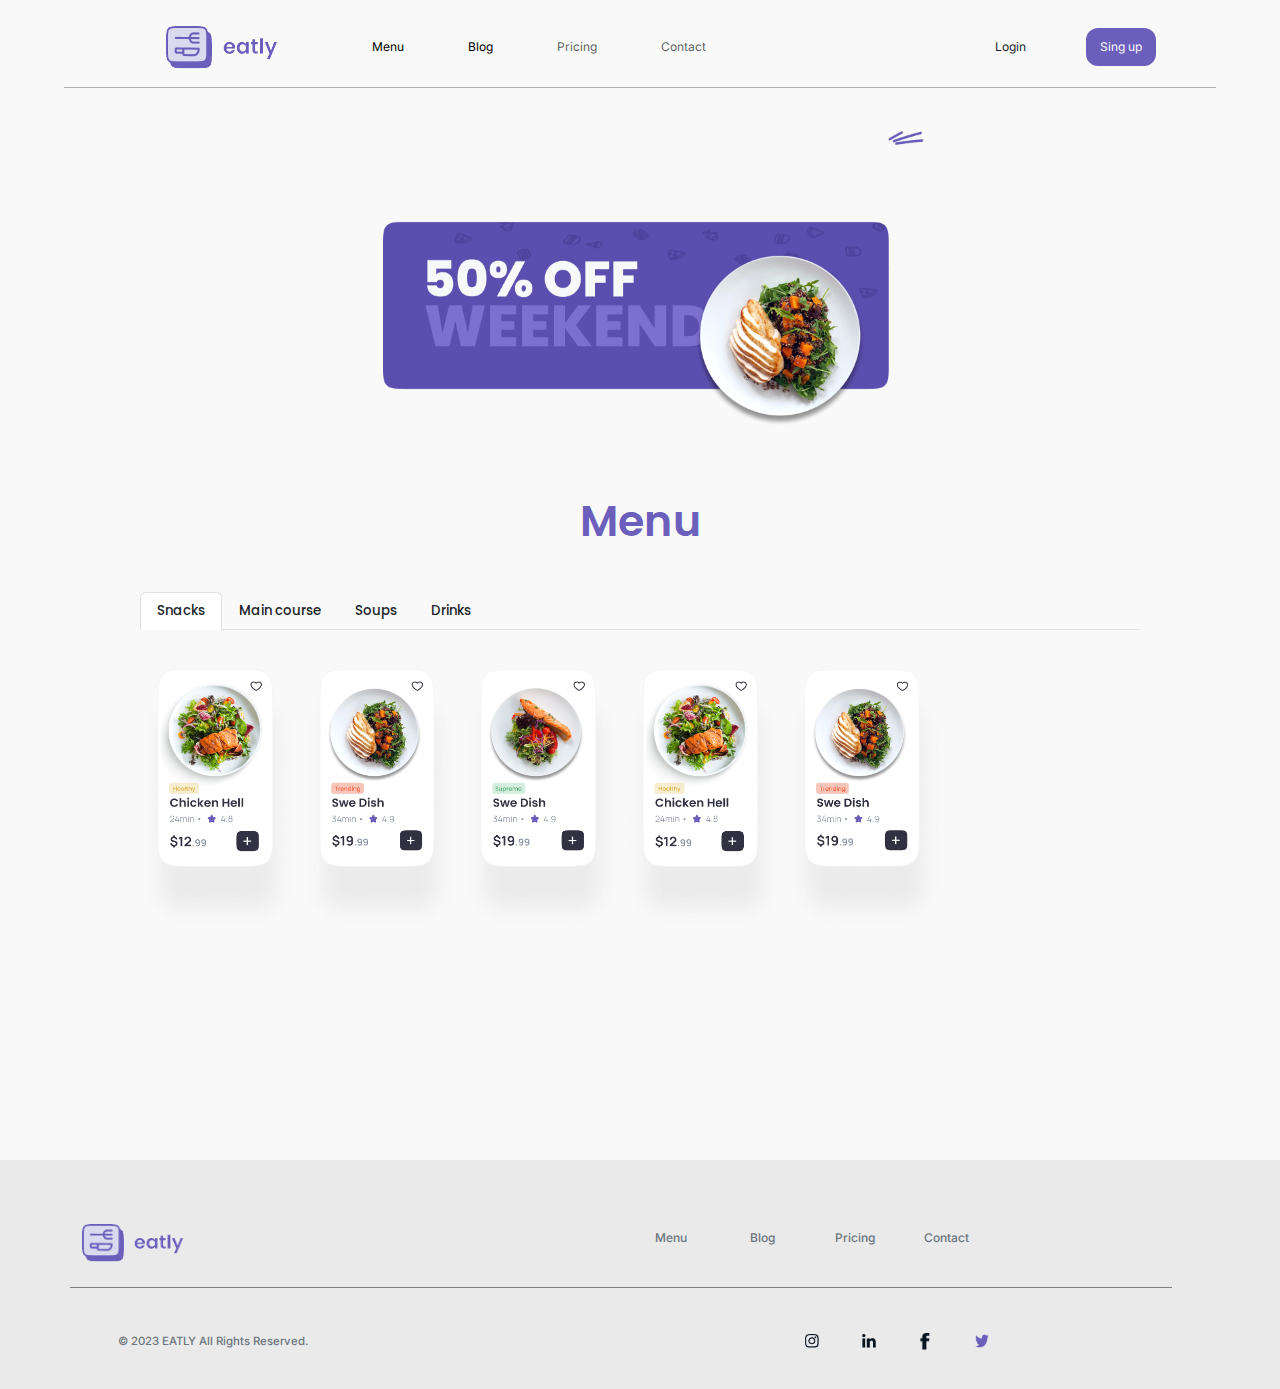
<file: menu.html>
<!DOCTYPE html>
<html lang="en">
<head>
    <meta charset="UTF-8">
    <meta name="viewport" content="width=device-width, initial-scale=1.0">
    <link href="https://cdn.jsdelivr.net/npm/bootstrap@5.3.3/dist/css/bootstrap.min.css" rel="stylesheet" integrity="sha384-QWTKZyjpPEjISv5WaRU9OFeRpok6YctnYmDr5pNlyT2bRjXh0JMhjY6hW+ALEwIH" crossorigin="anonymous">
    <title>Eatly-Menu</title>
    <link rel="preconnect" href="https://fonts.googleapis.com">
<link rel="preconnect" href="https://fonts.gstatic.com" crossorigin>
<link href="https://fonts.googleapis.com/css2?family=Inter:ital,opsz,wght@0,14..32,100..900;1,14..32,100..900&display=swap" rel="stylesheet">
<link rel="preconnect" href="https://fonts.googleapis.com">
<link rel="preconnect" href="https://fonts.gstatic.com" crossorigin>
<link href="https://fonts.googleapis.com/css2?family=Inter:ital,opsz,wght@0,14..32,100..900;1,14..32,100..900&family=Poppins:ital,wght@0,100;0,200;0,300;0,400;0,500;0,600;0,700;0,800;0,900;1,100;1,200;1,300;1,400;1,500;1,600;1,700;1,800;1,900&display=swap" rel="stylesheet">
<link rel="stylesheet" href="css/menu.css">
</head>
<body>
    <script src="https://cdn.jsdelivr.net/npm/bootstrap@5.3.3/dist/js/bootstrap.bundle.min.js" integrity="sha384-YvpcrYf0tY3lHB60NNkmXc5s9fDVZLESaAA55NDzOxhy9GkcIdslK1eN7N6jIeHz" crossorigin="anonymous"></script>
    <header class="header" id="Menu">
      <nav class="navbar navbar-expand-lg menu">
        
          <div class="container-fluid menu-contain ">
            <a class="navbar-brand me-5" href="index.html"><img src="img/Logo.png" alt=""></a>
            <button class="navbar-toggler" type="button" data-bs-toggle="offcanvas" data-bs-target="#offcanvasRight" aria-controls="offcanvasRight" aria-expanded="false" aria-label="Toggle navigation">
              <span class="navbar-toggler-icon"></span>
            </button>
            <div class="collapse navbar-collapse" id="navbarSupportedContent">
              <ul class="navbar-nav me-auto mb-2 mb-lg-0">
                <li class="nav-item me-5">
                  <a class="nav-link active secondary" aria-current="page" href="menu.html">Menu</a>
                </li>
                <li class="nav-item ">
                  <a class="nav-link secondary active" href="blog.html">Blog</a>
                </li>
                <li class="nav-item me-5"></li>
                  <a class="nav-link secondary" href="pricing.html">Pricing</a>
                </li>
                <li class="nav-item me-5"></li>
                  <a class="nav-link secondary" href="contact.html">Contact</a>
                </li>
                
              </ul>
              <form action="">
                  <form class="d-flex" action=""><a class="nav-link secondary login me-5" href="login.html">Login</a></form>
                <form class="d-flex" action=""><button class="btn btn-menu singup me-5" type="submit"><a href="singup.html" class="text-light">Sing up</a></button></form>
              </form>
            </div>
          </div>
        </nav>
        

        <div class="offcanvas offcanvas-end" tabindex="-1" id="offcanvasRight" aria-labelledby="offcanvasRightLabel">
          <div class="offcanvas-header">
            <h5 class="offcanvas-title" id="offcanvasRightLabel"><nav class="navbar navbar-expand-lg menu">
          
              <div class="container-fluid menu-contain ">
                <a class="navbar-brand me-5" href="index.html"><img src="img/Logo.png" alt=""></a>
                <button class="navbar-toggler" type="button" data-bs-toggle="offcanvas" data-bs-target="#offcanvasRight" aria-controls="offcanvasRight" aria-expanded="false" aria-label="Toggle navigation">
                  <span class="navbar-toggler-icon"></span>
                </button>
                <div class="collapse navbar-collapse" id="navbarSupportedContent">
                  <ul class="navbar-nav me-auto mb-2 mb-lg-0">
                    <li class="nav-item me-5">
                      <a class="nav-link active secondary" aria-current="page" href="menu.html">Menu</a>
                    </li>
                    <li class="nav-item ">
                      <a class="nav-link secondary active" href="blog.html">Blog</a>
                    </li>
                    <li class="nav-item me-5"></li>
                      <a class="nav-link secondary" href="pricing.html">Pricing</a>
                    </li>
                    <li class="nav-item me-5"></li>
                      <a class="nav-link secondary" href="contact.html">Contact</a>
                    </li>
                    
                  </ul>
                  <form action="">
                      <form class="d-flex" action=""><a class="nav-link secondary login me-5" href="login.html">Login</a></form>
                    <form class="d-flex" action=""><button class="btn btn-menu singup me-5" type="submit"><a href="singup.html" class="text-light">Sing up</a></button></form>
                  </form>
                </div>
              </div>
            </nav>
            
  
            <div class="offcanvas offcanvas-end" tabindex="-1" id="offcanvasRight" aria-labelledby="offcanvasRightLabel">
              <div class="offcanvas-header">
                <h5 class="offcanvas-title" id="offcanvasRightLabel"><a class="navbar-brand me-5" href="index.html"><img src="img/Logo.png" alt=""></a></h5>
                <button type="button" class="btn-close" data-bs-dismiss="offcanvas" aria-label="Close"></button>
              </div>
              <div class="offcanvas-body">
                <ul class="navbar-nav me-auto mb-2 mb-lg-0">
                  <li class="nav-item me-5">
                    <a class="nav-link active secondary" aria-current="page" href="menu.html">Menu</a>
                  </li>
                  <li class="nav-item ">
                    <a class="nav-link secondary active" href="blog.html">Blog</a>
                  </li>
                  <li class="nav-item me-5"></li>
                    <a class="nav-link secondary" href="pricing.html">Pricing</a>
                  </li>
                  <li class="nav-item me-5"></li>
                    <a class="nav-link secondary" href="contact.html">Contact</a>
                  </li>
                  
                </ul>
                <form action="">
                    <form class="d-flex" action=""><a class="nav-link secondary login " href="login.html">Login</a></form>
                  <form class="d-flex" action=""><button class="btn btn-menu singup " type="submit"><a href="singup.html" class="text-light">Sing up</a></button></form>
                </form>
              </div>
            </div></h5>
            <button type="button" class="btn-close" data-bs-dismiss="offcanvas" aria-label="Close"></button>
          </div>
          <div class="offcanvas-body">
            <ul class="navbar-nav me-auto mb-2 mb-lg-0">
              <li class="nav-item me-5">
                <a class="nav-link active secondary" aria-current="page" href="menu.html">Menu</a>
              </li>
              <li class="nav-item ">
                <a class="nav-link secondary active" href="blog.html">Blog</a>
              </li>
              <li class="nav-item me-5"></li>
                <a class="nav-link secondary" href="pricing.html">Pricing</a>
              </li>
              <li class="nav-item me-5"></li>
                <a class="nav-link secondary" href="contact.html">Contact</a>
              </li>
              
            </ul>
            <form action="">
                <form class="d-flex" action=""><a class="nav-link secondary login " href="login.html">Login</a></form>
              <form class="d-flex" action=""><button class="btn btn-menu singup " type="submit"><a href="singup.html" class="text-light">Sing up</a></button></form>
            </form>
          </div>
        </div>
  </header>
    <section class="section-1">
      <div class="container-fluid">
        <img class="banner" src="img/Banner.png" alt="">
        <p class="title-menu text-center"><font color="#6C5FBC">Menu</font></p>
      </div>
    </section>
    <section class="section-2">
      <div class="container-fluid">
        <nav>
          <div class="nav nav-tabs tab-contain" id="nav-tab" role="tablist">
            <button class="nav-link active tab-menu text-dark" id="nav-home-tab" data-bs-toggle="tab" data-bs-target="#nav-home" type="button" role="tab" aria-controls="nav-home" aria-selected="true">Snacks</button>
            <button class="nav-link tab-menu text-dark" id="nav-profile-tab" data-bs-toggle="tab" data-bs-target="#nav-profile" type="button" role="tab" aria-controls="nav-profile" aria-selected="false">Main course</button>
            <button class="nav-link tab-menu text-dark" id="nav-contact-tab" data-bs-toggle="tab" data-bs-target="#nav-contact" type="button" role="tab" aria-controls="nav-contact" aria-selected="false">Soups</button>
            <button class="nav-link tab-menu text-dark" id="nav-drink-tab" data-bs-toggle="tab" data-bs-target="#nav-drink" type="button" role="tab" aria-controls="nav-drink" aria-selected="false">Drinks</button>
          </div>
        </nav>
        <div class="tab-content tab-contain-2" id="nav-tabContent">
          <div class="tab-pane fade show active" id="nav-home" role="tabpanel" aria-labelledby="nav-home-tab" tabindex="0">
            <img class="food-card" src="img/Food Card 01.png" alt="">
            <img class="food-card" src="img/Food Card 02.png" alt="">
            <img class="food-card" src="img/Food Card 03.png" alt="">
            <img class="food-card" src="img/Food Card 04.png" alt="">
            <img class="food-card" src="img/Food Card 05.png" alt="">
          </div>
          <div class="tab-pane fade" id="nav-profile" role="tabpanel" aria-labelledby="nav-profile-tab" tabindex="0">
            <img class="food-card" src="img/zak1.png" alt="">
            <img class="food-card" src="img/zak2.png" alt="">
            <img class="food-card" src="img/zak3.png" alt="">
          </div>
          <div class="tab-pane fade" id="nav-contact" role="tabpanel" aria-labelledby="nav-contact-tab" tabindex="0">
            <img class="food-card" src="img/soup1.png" alt="">
            <img class="food-card" src="img/soup2.png" alt="">
          </div>
          <div class="tab-pane fade" id="nav-drink" role="tabpanel" aria-labelledby="nav-drink-tab" tabindex="0">
            <img class="food-card" src="img/drink1.png" alt="">
            <img class="food-card" src="img/drink2.png" alt="">
            <img class="food-card" src="img/drink3.png" alt="">
          </div>
        </div>
      </div>
    </section>
    <footer class="footer">
      <div class="container text-center">
          <div class="row align-items-start footer-menu">
            <div class="col-2 menu-foot">
              <a class="navbar-brand" href="index.html"><img src="img/Logo.png" alt="" class="logo-foot"></a>
            </div>
            <div class="col-1 menu-col">
              <a href="menu.html" class="text-secondary">Menu</a>
            </div>
            <div class="col-1 menu-col">
              <a href="blog.html" class="text-secondary">Blog</a>
            </div>
            <div class="col-1 menu-col">
              <a href="pricing.html" class="text-secondary">Pricing</a>
            </div>
            <div class="col-1 menu-col">
              <a href="contact.html" class="text-secondary">Contact</a>
            </div>
          </div>
        </div>
        <div class="container text-center foot-text">
          <div class="row align-items-start">
            <div class="col-3 sob">
              <a href="#" class="text-secondary ">© 2023 EATLY All Rights Reserved.</a>
            </div>
            <div class="col-1 icon ">
              <a href="" class=""><img src="img/Group 888.png" alt="" class="img-foot"></a>
            </div>
            <div class="col-1 icon">
              <a href="" class=""><img src="img/Path 7.png" alt="" class="img-foot"></a>
            </div>
            <div class="col-1 icon">
              <a href="" class=""><img src="img/Path 13.png" alt=""  class="img-foot-1"></a>
            </div>
            <div class="col-1 icon">
              <a href="" class=""><img src="img/Path 6.png" alt="" class="img-foot"></a>
            </div>
          </div>
        </div>
  </footer>
</body>
</html>
</file>
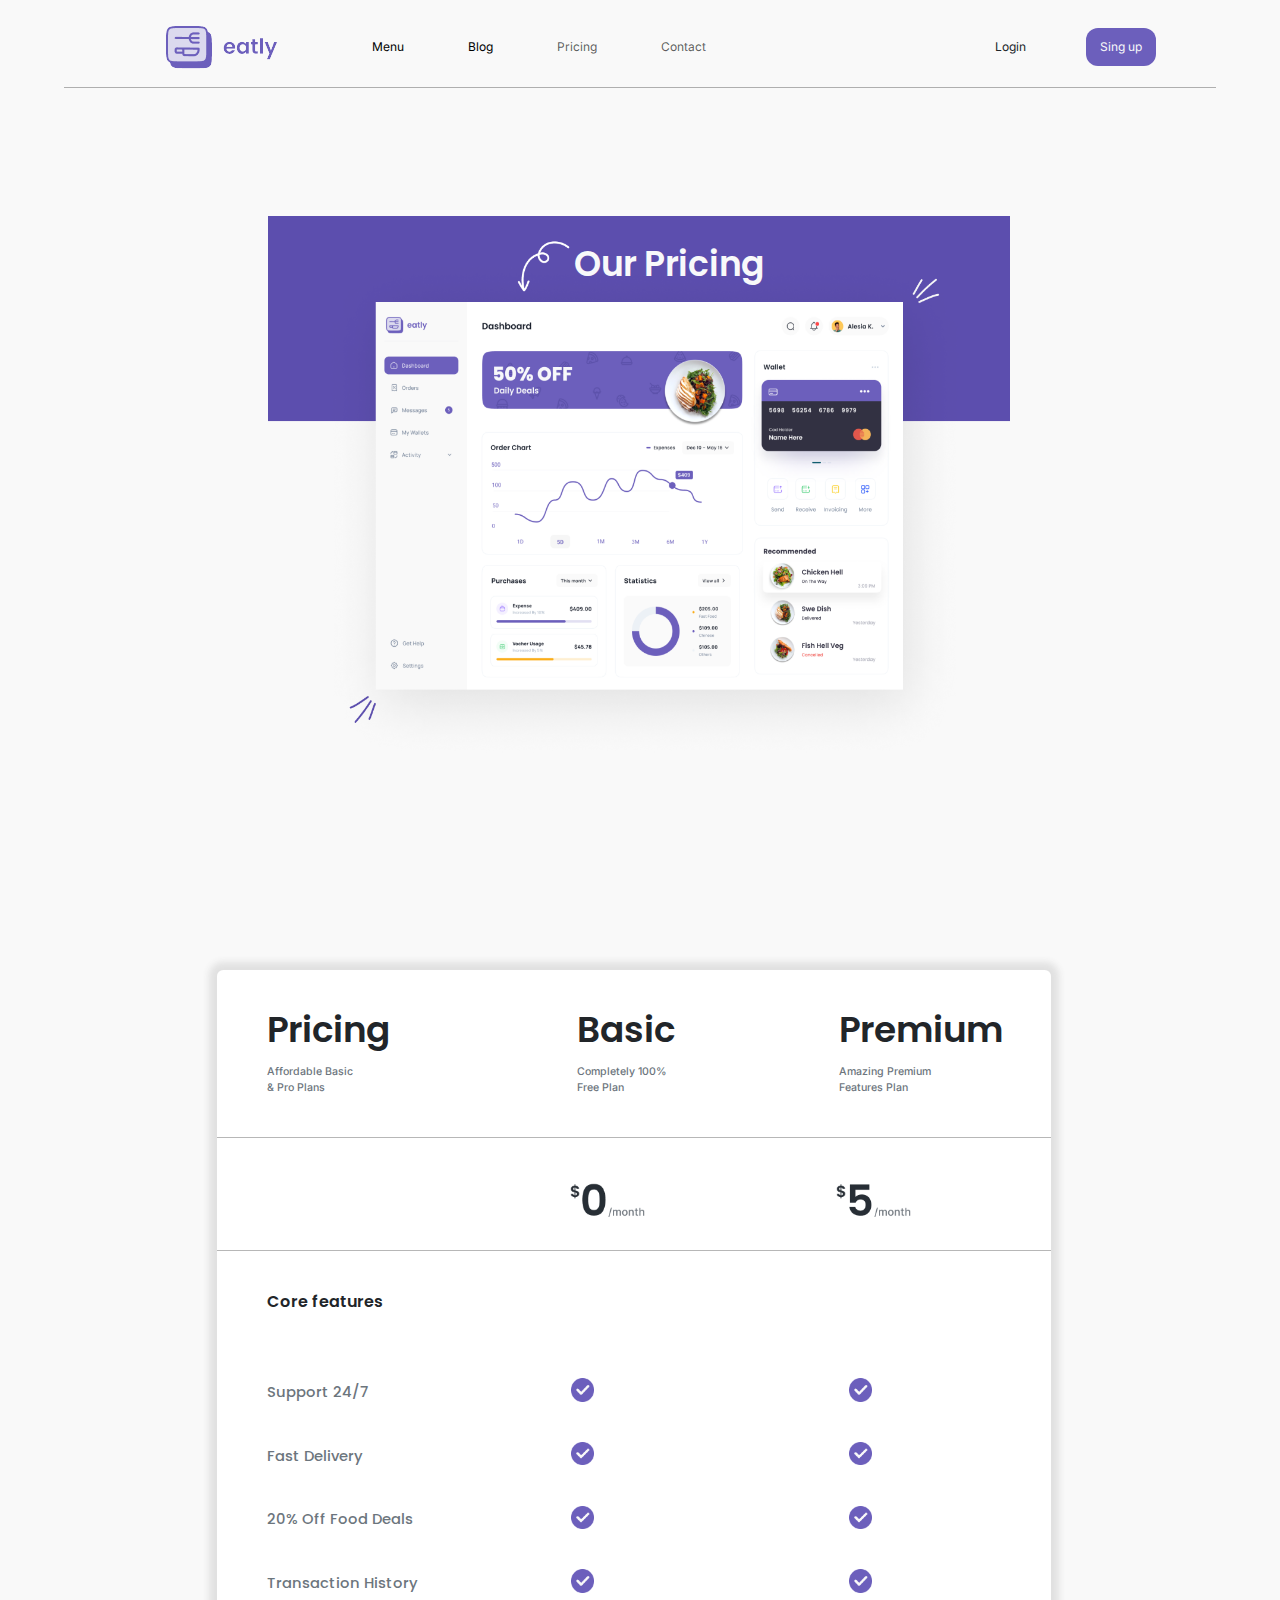
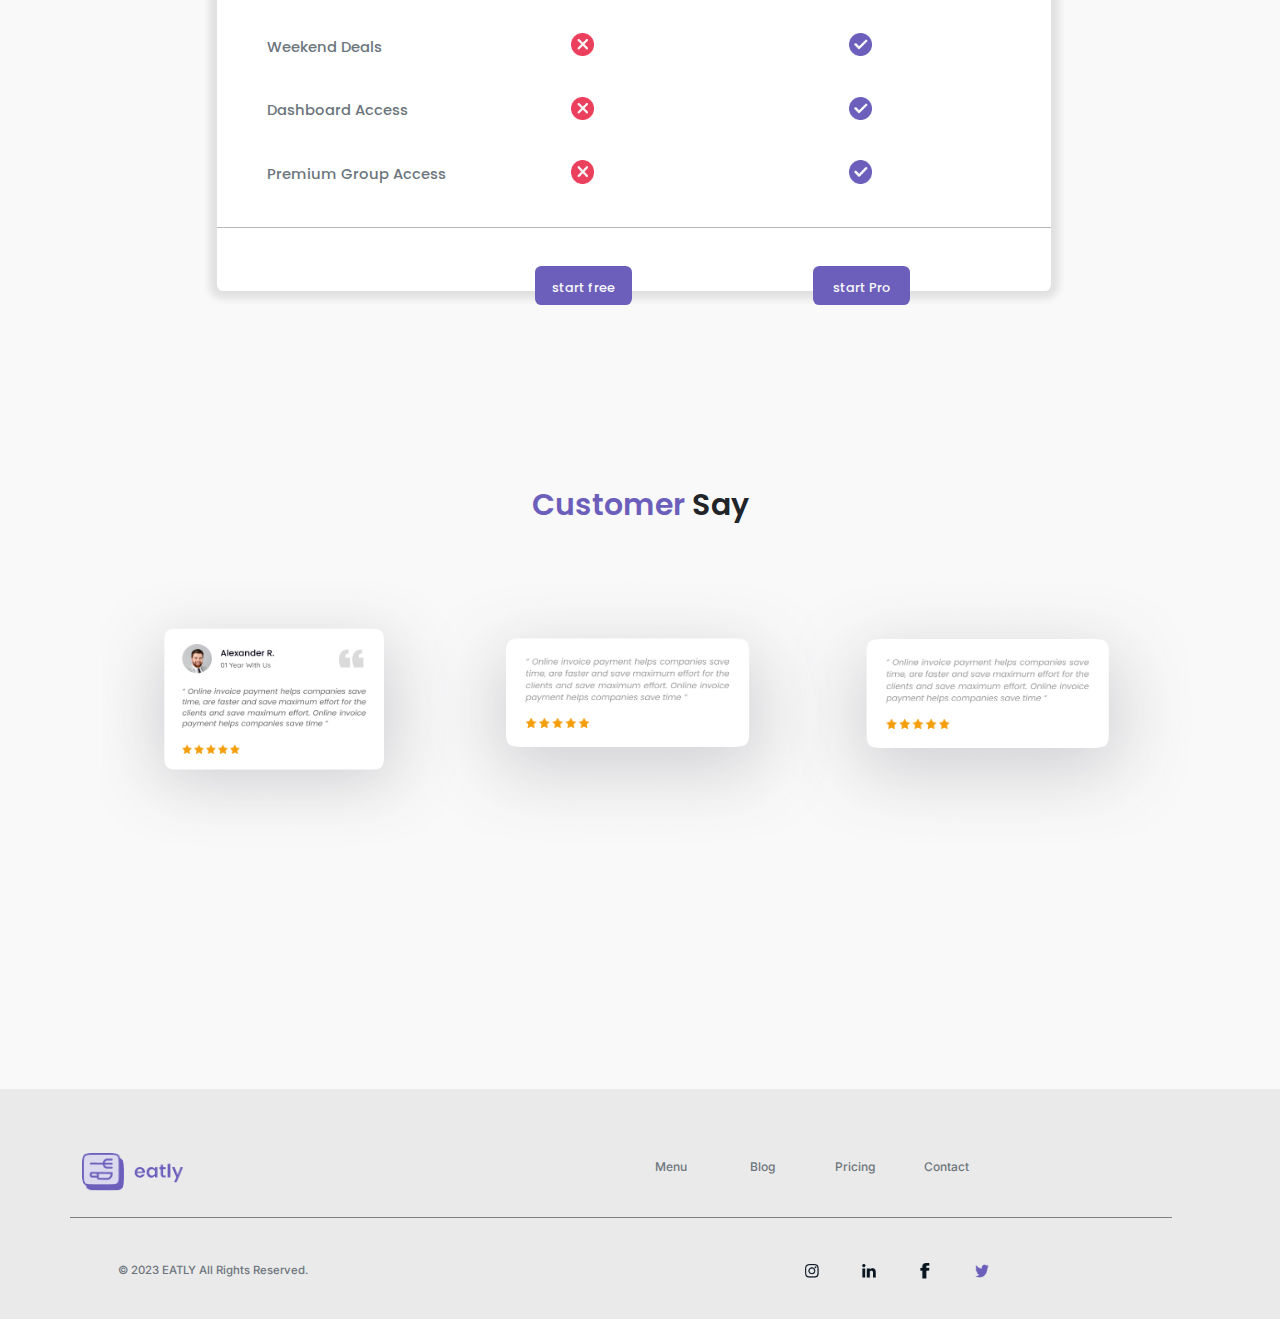
<file: pricing.html>
<!DOCTYPE html>
<html lang="en">
<head>
    <meta charset="UTF-8">
    <meta name="viewport" content="width=device-width, initial-scale=1.0">
    <link href="https://cdn.jsdelivr.net/npm/bootstrap@5.3.3/dist/css/bootstrap.min.css" rel="stylesheet" integrity="sha384-QWTKZyjpPEjISv5WaRU9OFeRpok6YctnYmDr5pNlyT2bRjXh0JMhjY6hW+ALEwIH" crossorigin="anonymous">
    <title>Eatly-Pricing</title>
    <link rel="preconnect" href="https://fonts.googleapis.com">
<link rel="preconnect" href="https://fonts.gstatic.com" crossorigin>
<link href="https://fonts.googleapis.com/css2?family=Inter:ital,opsz,wght@0,14..32,100..900;1,14..32,100..900&display=swap" rel="stylesheet">
<link rel="preconnect" href="https://fonts.googleapis.com">
<link rel="preconnect" href="https://fonts.gstatic.com" crossorigin>
<link href="https://fonts.googleapis.com/css2?family=Inter:ital,opsz,wght@0,14..32,100..900;1,14..32,100..900&family=Poppins:ital,wght@0,100;0,200;0,300;0,400;0,500;0,600;0,700;0,800;0,900;1,100;1,200;1,300;1,400;1,500;1,600;1,700;1,800;1,900&display=swap" rel="stylesheet">
<link rel="stylesheet" href="css/pricing.css">
</head>
<body>
    <script src="https://cdn.jsdelivr.net/npm/bootstrap@5.3.3/dist/js/bootstrap.bundle.min.js" integrity="sha384-YvpcrYf0tY3lHB60NNkmXc5s9fDVZLESaAA55NDzOxhy9GkcIdslK1eN7N6jIeHz" crossorigin="anonymous"></script>
    <header class="header" id="Menu">
        <nav class="navbar navbar-expand-lg menu">
          
            <div class="container-fluid menu-contain ">
              <a class="navbar-brand me-5" href="index.html"><img src="img/Logo.png" alt=""></a>
              <button class="navbar-toggler" type="button" data-bs-toggle="offcanvas" data-bs-target="#offcanvasRight" aria-controls="offcanvasRight" aria-expanded="false" aria-label="Toggle navigation">
                <span class="navbar-toggler-icon"></span>
              </button>
              <div class="collapse navbar-collapse" id="navbarSupportedContent">
                <ul class="navbar-nav me-auto mb-2 mb-lg-0">
                  <li class="nav-item me-5">
                    <a class="nav-link active secondary" aria-current="page" href="menu.html">Menu</a>
                  </li>
                  <li class="nav-item ">
                    <a class="nav-link secondary active" href="blog.html">Blog</a>
                  </li>
                  <li class="nav-item me-5"></li>
                    <a class="nav-link secondary" href="pricing.html">Pricing</a>
                  </li>
                  <li class="nav-item me-5"></li>
                    <a class="nav-link secondary" href="contact.html">Contact</a>
                  </li>
                  
                </ul>
                <form action="">
                    <form class="d-flex" action=""><a class="nav-link secondary login me-5" href="login.html">Login</a></form>
                  <form class="d-flex" action=""><button class="btn btn-menu singup me-5" type="submit"><a href="singup.html" class="text-light">Sing up</a></button></form>
                </form>
              </div>
            </div>
          </nav>
          

          <div class="offcanvas offcanvas-end" tabindex="-1" id="offcanvasRight" aria-labelledby="offcanvasRightLabel">
            <div class="offcanvas-header">
              <h5 class="offcanvas-title" id="offcanvasRightLabel"><a class="navbar-brand me-5" href="index.html"><img src="img/Logo.png" alt=""></a></h5>
              <button type="button" class="btn-close" data-bs-dismiss="offcanvas" aria-label="Close"></button>
            </div>
            <div class="offcanvas-body">
              <ul class="navbar-nav me-auto mb-2 mb-lg-0">
                <li class="nav-item me-5">
                  <a class="nav-link active secondary" aria-current="page" href="menu.html">Menu</a>
                </li>
                <li class="nav-item ">
                  <a class="nav-link secondary active" href="blog.html">Blog</a>
                </li>
                <li class="nav-item me-5"></li>
                  <a class="nav-link secondary" href="pricing.html">Pricing</a>
                </li>
                <li class="nav-item me-5"></li>
                  <a class="nav-link secondary" href="contact.html">Contact</a>
                </li>
                
              </ul>
              <form action="">
                  <form class="d-flex" action=""><a class="nav-link secondary login " href="login.html">Login</a></form>
                <form class="d-flex" action=""><button class="btn btn-menu singup " type="submit"><a href="singup.html" class="text-light">Sing up</a></button></form>
              </form>
            </div>
          </div>
    </header>
    <section class="section-1">
        <div class="container-fluid">
            <img src="img/Our Pricing.png" alt="" class="header-img-pricing">
            <div class="title">
                <p class="text-light title-pricing text-center">Our Pricing</p>
                
            </div>
            
        </div>
    </section>
    <section>
        <div class="container-fluid">
            <div class="pricing-table">
                <div class="container text-center tab-header">
                    <div class="row align-items-start ">
                      <div class="col me-5 col-header">
                        <h1 class="text-start">Pricing</h1>
                        <p class="text-secondary text-start">Affordable Basic <br> & Pro Plans</p>
                      </div>
                      <div class="col col-header">
                        <h1 class="text-start">Basic</h1>
                        <p class="text-secondary text-start">Completely 100% <br> Free Plan</p>
                      </div>
                      <div class="col col-header">
                        <h1 class="text-start">Premium</h1>
                        <p class="text-secondary text-start">Amazing Premium <br> Features Plan</p>
                      </div>
                    </div>
                  </div>
                  <div class="container text-start tab-header">
                    <div class="row align-items-start">
                      <div class="col">
                        
                      </div>
                      <div class="col col-ch0">
                        <img src="img/ch0.png" alt="">
                      </div>
                      <div class="col col-ch5">
                        <img src="img/ch5.png" alt="">
                      </div>
                    </div>
                  </div>
                  <div class="container text-start">
                    <div class="row align-items-start">
                      <div class="col">
                        <p class="text-core">Core features</p>
                      </div>
                      <div class="col col-ch0">
                    
                      </div>
                      <div class="col col-ch5">
                       
                      </div>
                    </div>
                  </div>
                  <div class="container text-start">
                    <div class="row align-items-start">
                      <div class="col">
                        <p class="text-secondary text-tab">Support 24/7</p>
                      </div>
                      <div class="col">
                        <img src="img/Tick.png" alt="" class="img-tab">
                      </div>
                      <div class="col">
                        <img src="img/Tick.png" alt="" class="img-tab">
                      </div>
                    </div>
                  </div>
                  <div class="container text-start">
                    <div class="row align-items-start">
                      <div class="col">
                        <p class="text-secondary text-tab-1">Fast Delivery</p>
                      </div>
                      <div class="col">
                        <img src="img/Tick.png" alt="" class="img-tab-1">
                      </div>
                      <div class="col">
                        <img src="img/Tick.png" alt="" class="img-tab-1">
                      </div>
                    </div>
                  </div>
                  <div class="container text-start">
                    <div class="row align-items-start">
                      <div class="col">
                        <p class="text-secondary text-tab-1">20% Off Food Deals</p>
                      </div>
                      <div class="col">
                        <img src="img/Tick.png" alt="" class="img-tab-1">
                      </div>
                      <div class="col">
                        <img src="img/Tick.png" alt="" class="img-tab-1">
                      </div>
                    </div>
                  </div>
                  <div class="container text-start">
                    <div class="row align-items-start">
                      <div class="col">
                        <p class="text-secondary text-tab-1">Transaction History</p>
                      </div>
                      <div class="col">
                        <img src="img/Tick.png" alt="" class="img-tab-1">
                      </div>
                      <div class="col">
                        <img src="img/Tick.png" alt="" class="img-tab-1">
                      </div>
                    </div>
                  </div>
                  <div class="container text-start">
                    <div class="row align-items-start">
                      <div class="col">
                        <p class="text-secondary text-tab-1">Weekend Deals</p>
                      </div>
                      <div class="col">
                        <img src="img/Cross.png" alt="" class="img-tab-1">
                      </div>
                      <div class="col">
                        <img src="img/Tick.png" alt="" class="img-tab-1">
                      </div>
                    </div>
                  </div>
                  <div class="container text-start">
                    <div class="row align-items-start">
                      <div class="col">
                        <p class="text-secondary text-tab-1">Dashboard Access</p>
                      </div>
                      <div class="col">
                        <img src="img/Cross.png" alt="" class="img-tab-1">
                      </div>
                      <div class="col">
                        <img src="img/Tick.png" alt="" class="img-tab-1">
                      </div>
                    </div>
                  </div>
                  <div class="container text-start cl-end">
                    <div class="row align-items-start">
                      <div class="col">
                        <p class="text-secondary text-tab-1">Premium Group Access</p>
                      </div>
                      <div class="col">
                        <img src="img/Cross.png" alt="" class="img-tab-1">
                      </div>
                      <div class="col">
                        <img src="img/Tick.png" alt="" class="img-tab-1">
                      </div>
                    </div>
                  </div>
                  <div class="container text-start">
                    <div class="row align-items-start">
                      <div class="col">
                        
                      </div>
                      <div class="col">
                        <button class="btn-pricing"><a href="" class="text-light">start free</a></button>
                      </div>
                      <div class="col">
                        <button class="btn-pricing"><a href="" class="text-light">start Pro</a></button>
                      </div>
                    </div>
                  </div>
            </div>
        </div>
    </section>
    <section class="section-2">
        <div class="container-fluid">
            <p class="title-com text-center"><font color="#6C5FBC">Customer</font> Say</p>
            <img src="img/Review 01.png" alt="" class="com-1">
            <img src="img/Review 2.png" alt="" class="com-2">
            <img src="img/Review 3.png" alt="" class="com-3">
        </div>
    </section>
    <footer class="footer">
        <div class="container text-center">
            <div class="row align-items-start footer-menu">
              <div class="col-2 menu-foot">
                <a class="navbar-brand" href="index.html"><img src="img/Logo.png" alt="" class="logo-foot"></a>
              </div>
              <div class="col-1 menu-col">
                <a href="menu.html" class="text-secondary">Menu</a>
              </div>
              <div class="col-1 menu-col">
                <a href="blog.html" class="text-secondary">Blog</a>
              </div>
              <div class="col-1 menu-col">
                <a href="pricing.html" class="text-secondary">Pricing</a>
              </div>
              <div class="col-1 menu-col">
                <a href="contact.html" class="text-secondary">Contact</a>
              </div>
            </div>
          </div>
          <div class="container text-center foot-text">
            <div class="row align-items-start">
              <div class="col-3 sob">
                <a href="#" class="text-secondary ">© 2023 EATLY All Rights Reserved.</a>
              </div>
              <div class="col-1 icon ">
                <a href="" class=""><img src="img/Group 888.png" alt="" class="img-foot"></a>
              </div>
              <div class="col-1 icon">
                <a href="" class=""><img src="img/Path 7.png" alt="" class="img-foot"></a>
              </div>
              <div class="col-1 icon">
                <a href="" class=""><img src="img/Path 13.png" alt=""  class="img-foot-1"></a>
              </div>
              <div class="col-1 icon">
                <a href="" class=""><img src="img/Path 6.png" alt="" class="img-foot"></a>
              </div>
            </div>
          </div>
    </footer>
</body>
</html>
</file>
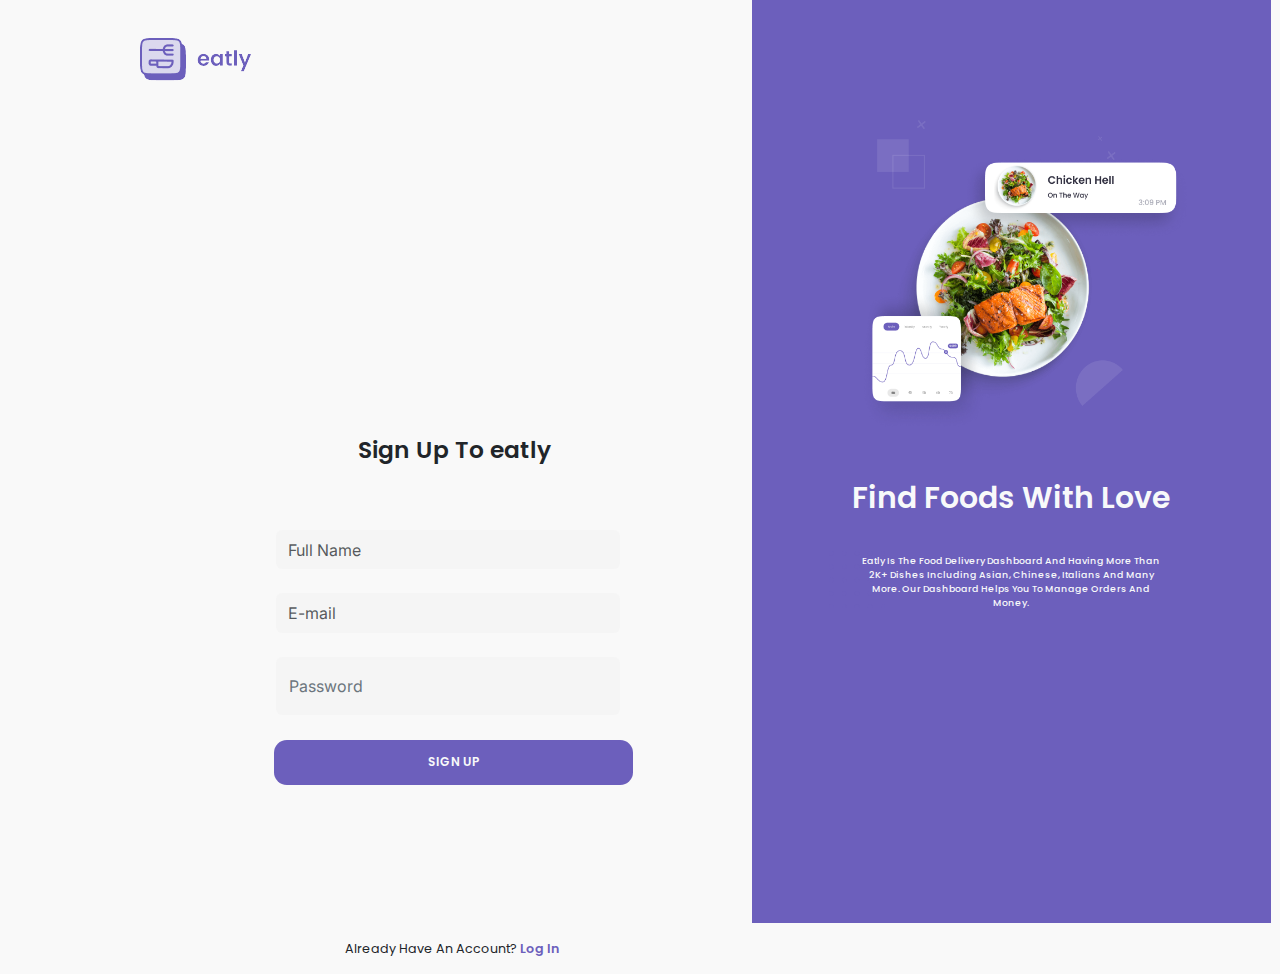
<file: singup.html>
<!DOCTYPE html>
<html lang="en">
<head>
    <meta charset="UTF-8">
    <meta name="viewport" content="width=device-width, initial-scale=1.0">
    <link href="https://cdn.jsdelivr.net/npm/bootstrap@5.3.3/dist/css/bootstrap.min.css" rel="stylesheet" integrity="sha384-QWTKZyjpPEjISv5WaRU9OFeRpok6YctnYmDr5pNlyT2bRjXh0JMhjY6hW+ALEwIH" crossorigin="anonymous">
    <title>Eatly-Sing Up</title>
    
    <link rel="preconnect" href="https://fonts.googleapis.com">
<link rel="preconnect" href="https://fonts.gstatic.com" crossorigin>
<link href="https://fonts.googleapis.com/css2?family=Inter:ital,opsz,wght@0,14..32,100..900;1,14..32,100..900&display=swap" rel="stylesheet">
<link rel="preconnect" href="https://fonts.googleapis.com">
<link rel="preconnect" href="https://fonts.gstatic.com" crossorigin>
<link href="https://fonts.googleapis.com/css2?family=Inter:ital,opsz,wght@0,14..32,100..900;1,14..32,100..900&family=Poppins:ital,wght@0,100;0,200;0,300;0,400;0,500;0,600;0,700;0,800;0,900;1,100;1,200;1,300;1,400;1,500;1,600;1,700;1,800;1,900&display=swap" rel="stylesheet">
<link rel="stylesheet" href="css/singup.css">
</head>
<body>
    <script src="https://cdn.jsdelivr.net/npm/bootstrap@5.3.3/dist/js/bootstrap.bundle.min.js" integrity="sha384-YvpcrYf0tY3lHB60NNkmXc5s9fDVZLESaAA55NDzOxhy9GkcIdslK1eN7N6jIeHz" crossorigin="anonymous"></script>
    <header class="header">
        <div class="container-fluid">
            <a href="index.html"><img src="img/Logo.png" alt="" class="logo"></a>
        </div>
    </header>
    <section>
        <div class="container-fluid ">
            <div class="con-right">
                <img src="img/form.png" alt="" class="img-form">
                <h1 class="text-light text-center title-form">Find Foods With Love </h1>
                <p class="text-light text-center">Eatly Is The Food Delivery Dashboard And Having More Than 2K+ Dishes Including Asian, Chinese, Italians And Many More. Our Dashboard Helps You To Manage Orders And Money.</p>
            </div>
            <div class="con-left">
                <h1 class="title-left">Sign Up To eatly</h1>
                <form class="row g-3 form-singup" onsubmit="return handleFormSubmission(this)" id="myForm">
                    <div class="form-1">
                      <label for="validationDefault01" class="form-label"></label>
                      <input type="text" name="name"  class="form-control" id="validationDefault01" value="" placeholder="Full Name" required>
                      <label for="validationDefaultUsername" class="form-label"></label>
                      <div class="input-group">
                        <input type="email" name="email" class="form-control" id="validationDefaultUsername" value="" placeholder="E-mail" aria-describedby="inputGroupPrepend2" required>
                      </div>
                      <div class="form-floating mt-4">
                        <input type="password" class="form-control h-50" id="floatingPassword" placeholder="Password" required>
                        <label for="floatingPassword" class="form-label text-secondary ">Password</label>
                      </div>
                    </div>
                    
                    <button class="btn btn-form text-light " type="submit" id="alertButton">SIGN UP</button>
                        <div class="alert alert-success alert-dismissible fade" role="alert" id="myAlert">
                            Registration was successful! <button type="button" class="btn-close" data-bs-dismiss="alert" aria-label="Close"></button>
                        </div>
                    
                      
                </form>
                <div class="text-bottom"><p>Already Have An Account?<a href="login.html"><font color="#6C5FBC"> Log In</font></a></p></div>
            </div>
        </div>
    </section>
    <script>
        function handleFormSubmission(form) {
        // Simulate successful submission (replace with your actual AJAX call)
        setTimeout(() => {
            document.getElementById("myAlert").classList.add("show");
            // Clear form fields after a delay to visually show success
            form.reset();
        }, 500); // Simulate a delay for server response

        return false; // Prevent default form submission
    }
    </script>
</body>
</html>
</file>
<file: css/css.css>
body{
    font-family: 'Inter', sans-serif;
    background-color: #F9F9F9;
    .menu{
        border-bottom: solid 0.05vw rgb(175, 175, 175);
        font-size: 0.94vw;
        margin-top: 1vw;
        margin-left: 5vw;
        margin-right: 5vw;
        padding-bottom: 1vw;

        ul{
            margin-left: 3vw;
        }

        .singup{
            margin-left: 1vw;
            font-size: 0.94vw;
            font-family: 'Inter', sans-serif;
        }
        .login{
            margin-left: 3vw;
        }
    }
    .menu-contain{
        margin-left: 7vw;
    }
    .header-img{
        width:35.42vw ;
        height:31.61vw ;
        margin-left: 55vw;
        margin-top: 2.5vw;
    }
    .btn-menu{
        background-color: #6C5FBC;
        padding-top: 0.7vw;
        padding-bottom: 0.7vw;
        padding-left: 1vw;
        padding-right: 1vw;
        border-radius: 0.94vw;
        a{
            text-decoration: none;
        }
        
    }
    .text-gray{
        margin-top: -29.5vw;
    }
    .line{
        width: 2.81vw;
        margin-left: 12vw;
        
    }
    .over{
        font-family: 'Poppins', sans-serif;
        font-size: 0.78vw;
        margin-left: 17vw;
        margin-top: -1.2vw;


    }
    .cont_title_header{
        margin-left: 12vw ;
        margin-right: 48vw;
        .title_header{
            font-family: 'Poppins', sans-serif;
            font-size: 3.91vw;
            
        }
    }
    .cont_inner_header{
        margin-left: 12vw;
        margin-right: 60vw;
        .inner_header{
            font-size:0.94vw ;
            line-height: 1.46vw;
        }
    }
    .btn_header{
        
        margin-top: 3vw;
    }
    .btn_header-1{
        background-color: #6C5FBC;
        border-radius: 0.94vw;
        padding-top: 0.7vw;
        padding-bottom: 0.7vw;
        padding-left: 1vw;
        padding-right: 1vw;
        margin-left: 11.8vw;
        a{
            text-decoration: none;
            font-size: 0.83vw;
        }
        
    }
    .btn_header-2{
        border: #6C5FBC 0.1vw solid;
        border-radius: 0.94vw;
        padding-top: 0.7vw;
        padding-bottom: 0.7vw;
        padding-left: 1.2vw;
        padding-right: 1.2vw;
        a{
            text-decoration: none;
            font-size: 0.83vw;
        }
    }
    .star{
        margin-left: 12vw;
        margin-top:3vw ;
        .img_star{
            width: 15.68vw;
            height: 1.61vw;
        }
    }
    .header{
        margin-bottom: 8.17vw;
    }
    .section-1{
        height: 11.46vw;
        background-color: #5C4EAE;
        .col-fio{
            margin-top: 3vw;
            p{
                color:#C5BFED ;
                font-weight: 500;
                font-size: 0.78vw;
            }
            h1{
                font-size: 2.24vw;
                margin-bottom: 0.3vw;
            }
        }
    }
    .section-2{
        margin-top: 5.47vw;
        margin-bottom: 6.25vw;
        .mobile{
            height: 32.55vw;
            width: 19.32vw;
            margin-left: 12vw;
        }
        .section-2_text{
            margin-left: 48.81vw;
            margin-top: -27vw;
            h1{
                font-size: 2.66vw;
                font-weight: 800;
                font-family: 'Poppins', sans-serif;
                margin-bottom: 3vw;
            }
            ul{
                margin-bottom: 3vw;
            }
            li{
                color: #6C5FBC;
                font-size: 1.04vw;
                margin-right: 22vw;
            
            }
        }
        .section-2_btn{
            background-color: #6C5FBC;
            border-radius: 0.94vw;
            padding-top: 0.7vw;
            padding-bottom: 0.7vw;
            padding-left: 1.2vw;
            padding-right: 1.2vw;
            a{
                text-decoration: none;
                font-family: 'Poppins', sans-serif;
                font-size: 0.94vw;
            }
        }
        .strel{
            width: 9.11vw;
            height: 3.65vw;
            margin-top: 0.2vw;
            margin-left: 58vw;
        }
    }
    .footer{
        
        background-color: #EAEAEA;
        margin-top: 18vw;
        padding-bottom: 3vw;
        .menu-foot{
            margin-right: 34vw;
            margin-left: -5vw;
            margin-top: 5vw;
            
        }
        a{
            text-decoration: none;
            font-size: 0.94vw;
            font-weight: 500;
            
        }
        .menu-col{
            margin-top: 5vw; 
        }
        .footer-menu{
            border-bottom: gray solid 0.05vw;
            padding-bottom: 2vw;
            margin-right: 2vw;
        }
        .logo-foot{
            width: 8vw;
            height: 2.97vw;
            margin-left: 5vw;
        }
        .sob{
            margin-right: 35vw;
            a{
                font-size: 0.89vw;
            }
        }
        .foot-text{
            margin-top: 3vw;
        }
        .icon{
            
            margin-left: -3vw;
            .img-foot{
                height: 1.1vw;
                width: 1.09vw;
            }
            .img-foot-1{
                height: 1.3vw;
                width: 0.8vw;
            
            }
        }
        
    }
    .sec-cont{
        padding-bottom: 13vw;
        border-bottom: 0.05vw rgb(175, 175, 175) solid;
    }
    .text-sec{
        font-family: 'Poppins', sans-serif;
        font-weight: 600;
        font-size: 2.34vw;
    }
    .img-sec{
        width: 20.57vw;
        height: 16.47vw;

    }
    .cont-rest{
        margin-top: 5vw;
    }
    .btn-sec{
        text-decoration: none;
        font-family: 'Poppins', sans-serif;
        font-weight: 400;
        font-size: 1.04vw;
        margin-top: 1vw;
    }
    .img-strel{
        width: 0.83vw;
        height: 0.83vw;
    }
    .btn-cont2{
        margin-right: 18vw;
    }
    .cont-sec3{
        border-bottom: 0.05vw rgb(175, 175, 175) solid;
        padding-bottom: 13vw;
        margin-bottom: 5vw;
    }
    .img-slide{
        height: 40.31vw;
    }
    .section-4{
        border-bottom: 0.05vw rgb(175, 175, 175) solid;
        padding-bottom: 5vw;
        margin-bottom: 5vw;
    }
    .title-sec5{
        font-family: 'Poppins', sans-serif;
        font-size: 2.34vw;  
        font-weight: 600;
    }
    .accordion-style{
        button{
            p{
                font-size:1.25vw ;
                font-family: 'Poppins', sans-serif;
                font-weight: 600;
            }
            
        }
        .accordion-body{
            p{
                font-size:1vw ;
                font-family: 'Poppins', sans-serif;
            }
        }
    }
    .acc{
        margin-left: 5vw;
        margin-right: 5vw;
        margin-top: 3vw;
    }
}
</file>
<file: css/blogcss.css>
body{
    font-family: 'Inter', sans-serif;
    background-color: #F9F9F9;
    .menu{
        border-bottom: solid 0.05vw rgb(175, 175, 175);
        font-size: 0.94vw;
        margin-top: 1vw;
        margin-left: 5vw;
        margin-right: 5vw;
        padding-bottom: 1vw;
        margin-bottom: 10vw;

        ul{
            margin-left: 3vw;
        }

        .singup{
            margin-left: 1vw;
            font-size: 0.94vw;
            font-family: 'Inter', sans-serif;
        }
        .login{
            margin-left: 3vw;
        }
    }
    .menu-contain{
        margin-left: 7vw;
    }
    .header-img{
        width:35.42vw ;
        height:31.61vw ;
        margin-left: 55vw;
        margin-top: 2.5vw;
    }
    .btn-menu{
        background-color: #6C5FBC;
        padding-top: 0.7vw;
        padding-bottom: 0.7vw;
        padding-left: 1vw;
        padding-right: 1vw;
        border-radius: 0.94vw;
        a{
            text-decoration: none;
        }
    }
    .header{
        margin-bottom: 5vw;
    }
    .section-1{
        margin-bottom: 5vw;
        .title-blog{
            font-family: 'Poppins', sans-serif;
            font-size: 1.98vw;
            font-weight: 600;
            margin-left: 12vw;
        }
        .img-circle{
            margin-top: 2vw;
            margin-left: 12vw;
            margin-bottom: 3vw;
            .circle{
                width: 2.92vw;
                height: 2.92vw;
            }
            .text-top{
                font-size: 0.78vw;
                font-family: 'Poppins', sans-serif;
                margin-left: 4.5vw;
                margin-top: -2.8vw;
            }
            .text-bt{
                font-family: 'Poppins', sans-serif;
                font-size: 1.15vw;
                font-weight: 500;
                margin-left: 4.5vw;
                margin-top: -1vw;
            }
        }
        .img-top{
            width: 75vw;
            height: 24.99vw;
            margin-left: 12vw;
            margin-bottom: 3vw;
        }
        .container-inf{
            border-right: gray 0.1vw solid ;
            padding-right: 3vw;
            margin-left: 12.5vw;
            margin-right: 30vw;
            h1{
                font-family: 'Poppins', sans-serif;
                font-weight: 600;
                font-size: 1.72vw;
                margin-bottom: 1.5vw;
            }
            p{
                font-family: 'Poppins', sans-serif;
                font-size: 1.15vw;
                line-height: 2.29vw;
            }
            ul{
                margin-top: 2vw;
                margin-bottom: 5vw;
                li{
                    margin-top: -0.5vw;
                }
            }
            .p-m{
                margin-bottom: 3.5vw;
            }
        }
        .img-cont{
            margin-left: 69.5vw;
            margin-right: 12vw;
            margin-top: -62vw;
            position: relative;
            h1{
                font-family: 'Poppins', sans-serif;
                font-weight: 600;
                font-size: 1.72vw;
                margin-bottom: 3.5vw;
                margin-left: 2.5vw;
            }
            .card-1{
                width: 16.98vw;
                height: 21.67vw;
                margin-top: -5vw;
                
            }
            
            
        }
        .section-1_btn{
            background-color: #6C5FBC;
            border-radius: 0.94vw;
            padding-top: 0.7vw;
            padding-bottom: 0.7vw;
            padding-left: 1.2vw;
            padding-right: 1.2vw;
            margin-top: 3vw;
            a{
                text-decoration: none;
                font-family: 'Poppins', sans-serif;
                font-size: 1.04vw;
            }
            .arrow{
                width: 1.56vw;
                height:1.77vw ;
                margin-left: 0.3vw;
            }
        }
        .h1-modal1{
            font-weight: 800;
            font-size: 5vw;
        }
        .img-modal{
            width: 23vw;
            height: 16vw;
        }
    }
    .footer{
        
        background-color: #EAEAEA;
        margin-top: 18vw;
        padding-bottom: 3vw;
        .menu-foot{
            margin-right: 34vw;
            margin-left: -5vw;
            margin-top: 5vw;
            
        }
        a{
            text-decoration: none;
            font-size: 0.94vw;
            font-weight: 500;
            
        }
        .menu-col{
            margin-top: 5vw; 
        }
        .footer-menu{
            border-bottom: gray solid 0.05vw;
            padding-bottom: 2vw;
            margin-right: 2vw;
        }
        .logo-foot{
            width: 8vw;
            height: 2.97vw;
            margin-left: 5vw;
        }
        .sob{
            margin-right: 35vw;
            a{
                font-size: 0.89vw;
            }
        }
        .foot-text{
            margin-top: 3vw;
        }
        .icon{
            
            margin-left: -3vw;
            .img-foot{
                height: 1.1vw;
                width: 1.09vw;
            }
            .img-foot-1{
                height: 1.3vw;
                width: 0.8vw;
            
            }
        }
        
    }
}
</file>
<file: css/contact.css>
body{
    font-family: 'Inter', sans-serif;
    background-color: #F9F9F9;
    .menu{
        border-bottom: solid 0.05vw rgb(175, 175, 175);
        font-size: 0.94vw;
        margin-top: 1vw;
        margin-left: 5vw;
        margin-right: 5vw;
        padding-bottom: 1vw;
        margin-bottom: 10vw;

        ul{
            margin-left: 3vw;
        }

        .singup{
            margin-left: 1vw;
            font-size: 0.94vw;
            font-family: 'Inter', sans-serif;
        }
        .login{
            margin-left: 3vw;
        }
    }
    .menu-contain{
        margin-left: 7vw;
    }
    .header-img{
        width:35.42vw ;
        height:31.61vw ;
        margin-left: 55vw;
        margin-top: 2.5vw;
    }
    .btn-menu{
        background-color: #6C5FBC;
        padding-top: 0.7vw;
        padding-bottom: 0.7vw;
        padding-left: 1vw;
        padding-right: 1vw;
        border-radius: 0.94vw;
        a{
            text-decoration: none;
        }
    }
    .header{
        margin-bottom: 5vw;
    }
    .img-cont{
        width: 42.86vw;
        height: 46.56vw;
        margin-left: 5vw;
    }
    .title-cont{
        font-family: 'Poppins', sans-serif;
        font-weight: 600;
        font-size: 2.08vw;
        margin-bottom: 3vw;
    }
    .contact-cont{
        width: 25.68vw;
        height: 10.36vw;
        border: #6C5FBC solid 0.13vw;
        border-radius: 1vw;
        p{
            font-family: 'Poppins', sans-serif;
            font-weight: 600;  
            font-size: 1.25vw;
            margin-left: 1.5vw;
            margin-top: 1vw;
        }
        li{
            font-family: 'Poppins', sans-serif;
            font-weight: 400;
            font-size: 1.25vw;
            margin-left: 1.5vw;
            margin-bottom: 0.8vw;
            color: #6C5FBC;
            span{
                color: black;
            }
        }
    
    }
    .contact-address{
        width: 25.68vw;
        height: 16.46vw;
        border: #6C5FBC solid 0.13vw;
        border-radius: 1vw;
        margin-top: 2vw;
        p{
            font-family: 'Poppins', sans-serif;
            font-weight: 600;  
            font-size: 1.25vw;
            margin-left: 1.5vw;
            margin-top: 1vw;
        }
        li{
            font-family: 'Poppins', sans-serif;
            font-weight: 400;
            font-size: 1.25vw;
            margin-left: 1.5vw;
            margin-bottom: 0.8vw;
            color: #6C5FBC;
            span{
                color: black;
            }
        } 
    }
    .btn-cont{
        width: 25.68vw;
        height: 2.96vw;
        background-color: #6C5FBC;
        border: none;
        border-radius: 0.6vw;
        margin-top: 2vw;
        a{
            text-decoration: none;
            font-size: 1.04vw;
            font-family: 'Poppins', sans-serif;
            font-weight: 400; 
        }
    }
    .text-cont{
        margin-left: 55vw;
        margin-top: -48vw;
    }
    .footer{
        
        background-color: #EAEAEA;
        margin-top: 18vw;
        padding-bottom: 3vw;
        .menu-foot{
            margin-right: 34vw;
            margin-left: -5vw;
            margin-top: 5vw;
            
        }
        a{
            text-decoration: none;
            font-size: 0.94vw;
            font-weight: 500;
            
        }
        .menu-col{
            margin-top: 5vw; 
        }
        .footer-menu{
            border-bottom: gray solid 0.05vw;
            padding-bottom: 2vw;
            margin-right: 2vw;
        }
        .logo-foot{
            width: 8vw;
            height: 2.97vw;
            margin-left: 5vw;
        }
        .sob{
            margin-right: 35vw;
            a{
                font-size: 0.89vw;
            }
        }
        .foot-text{
            margin-top: 3vw;
        }
        .icon{
            
            margin-left: -3vw;
            .img-foot{
                height: 1.1vw;
                width: 1.09vw;
            }
            .img-foot-1{
                height: 1.3vw;
                width: 0.8vw;
            
            }
        }
        
    }
}
</file>
<file: css/login.css>
body{
    font-family: 'Inter', sans-serif;
    background-color: #F9F9F9;
   .logo{
    margin-left: 10vw;
    margin-top: 3vw;
   }
   .con-right{
    width: 40.53vw;
    height: 103.5vh;
    background-color: #6C5FBC;
    margin-left: 57.8vw;
    margin-top: -7vw;
    h1{
        font-family: 'Poppins', sans-serif;
        font-weight: 600;
        font-size: 2.34vw;

    }
    p{
        font-family: 'Poppins', sans-serif;
        font-weight: 500;
        font-size: 0.73vw;
        margin-left: 8vw;
        margin-right: 8vw;
    }
   }
   .img-form{
    width: 28.44vw;
    height: 38.13vw;
    margin-left: 6vw;
    margin-top: 10vw;
   }
   .title-form{
    margin-top: -10vw;
    margin-bottom: 3vw;
   }
   .title-left{
        font-family: 'Poppins', sans-serif;
        font-weight: 600;
        font-size: 1.82vw;
        margin-left: 27vw;
        margin-top: -38vw;
   }
   .form-singup{
    margin-left: 20vw;
    margin-right: 50vw;
    margin-top: 2vw;
    input{
        background-color: #F5F5F5;
        border: none;
        height: 3.05vw;
    }
    .btn-form{
        background-color: #6C5FBC;
        width: 28vw;
        height:3.5vw;
        margin-left: 0.5vw;
        margin-top: 2vw;
        border-radius: 1vw;
        font-size: 0.94vw;
        font-family: 'Poppins', sans-serif;
        font-weight: 600;
    }
   }
   .text-bottom{
    margin-left: 26vw;
    margin-top: 5vw;
    p{
        font-family: 'Poppins', sans-serif;
        font-weight: 400;
        font-size: 0.99vw;  
    }
    a{
        text-decoration: none;
        font-weight: 600;
        font-size: 0.99vw;
    }
   }
}
</file>
<file: css/menu.css>
body{
    font-family: 'Inter', sans-serif;
    background-color: #F9F9F9;
    .menu{
        border-bottom: solid 0.05vw rgb(175, 175, 175);
        font-size: 0.94vw;
        margin-top: 1vw;
        margin-left: 5vw;
        margin-right: 5vw;
        padding-bottom: 1vw;
        margin-bottom: 10vw;

        ul{
            margin-left: 3vw;
        }

        .singup{
            margin-left: 1vw;
            font-size: 0.94vw;
            font-family: 'Inter', sans-serif;
        }
        .login{
            margin-left: 3vw;
        }
    }
    .menu-contain{
        margin-left: 7vw;
    }
    .header-img{
        width:35.42vw ;
        height:31.61vw ;
        margin-left: 55vw;
        margin-top: 2.5vw;
    }
    .btn-menu{
        background-color: #6C5FBC;
        padding-top: 0.7vw;
        padding-bottom: 0.7vw;
        padding-left: 1vw;
        padding-right: 1vw;
        border-radius: 0.94vw;
        a{
            text-decoration: none;
        }
    }
    .header{
        margin-bottom: 5vw;
    }
    .footer{
        
        background-color: #EAEAEA;
        margin-top: 18vw;
        padding-bottom: 3vw;
        .menu-foot{
            margin-right: 34vw;
            margin-left: -5vw;
            margin-top: 5vw;
            
        }
        a{
            text-decoration: none;
            font-size: 0.94vw;
            font-weight: 500;
            
        }
        .menu-col{
            margin-top: 5vw; 
        }
        .footer-menu{
            border-bottom: gray solid 0.05vw;
            padding-bottom: 2vw;
            margin-right: 2vw;
        }
        .logo-foot{
            width: 8vw;
            height: 2.97vw;
            margin-left: 5vw;
        }
        .sob{
            margin-right: 35vw;
            a{
                font-size: 0.89vw;
            }
        }
        .foot-text{
            margin-top: 3vw;
        }
        .icon{
            
            margin-left: -3vw;
            .img-foot{
                height: 1.1vw;
                width: 1.09vw;
            }
            .img-foot-1{
                height: 1.3vw;
                width: 0.8vw;
            
            }
        }
        
    }
    .banner{
        width: 42.24vw;
        height: 23.44vw;
        margin-left: 29vw;
        margin-top: -7vw;
    }
    .title-menu{
        font-family: 'Poppins', sans-serif;
        font-weight: 600;
        font-size: 3.33vw; 
        margin-top: 5vw;
        margin-bottom: 3vw;
    }
    .tab-menu{
        font-family: 'Poppins', sans-serif;
        font-weight: 500;
        font-size: 1.04vw;
    }
    .tab-contain{
        margin-left: 10vw;
        margin-right: 10vw;
    }
    .tab-contain-2{
        margin-left: 10vw;
        margin-right: 10vw;
        margin-top: 3vw; 
    }
    .food-card{
        width: 12.32vw;
        height: 20.36vw;
    }
}
</file>
<file: css/pricing.css>
body{
    font-family: 'Inter', sans-serif;
    background-color: #F9F9F9;
    .menu{
        border-bottom: solid 0.05vw rgb(175, 175, 175);
        font-size: 0.94vw;
        margin-top: 1vw;
        margin-left: 5vw;
        margin-right: 5vw;
        padding-bottom: 1vw;
        margin-bottom: 10vw;

        ul{
            margin-left: 3vw;
        }

        .singup{
            margin-left: 1vw;
            font-size: 0.94vw;
            font-family: 'Inter', sans-serif;
        }
        .login{
            margin-left: 3vw;
        }
    }
    .menu-contain{
        margin-left: 7vw;
    }
    .header-img{
        width:35.42vw ;
        height:31.61vw ;
        margin-left: 55vw;
        margin-top: 2.5vw;
    }
    .btn-menu{
        background-color: #6C5FBC;
        padding-top: 0.7vw;
        padding-bottom: 0.7vw;
        padding-left: 1vw;
        padding-right: 1vw;
        border-radius: 0.94vw;
        a{
            text-decoration: none;
        }
    }
    .header{
        margin-bottom: 5vw;
    }
    .footer{
        
        background-color: #EAEAEA;
        margin-top: 18vw;
        padding-bottom: 3vw;
        .menu-foot{
            margin-right: 34vw;
            margin-left: -5vw;
            margin-top: 5vw;
            
        }
        a{
            text-decoration: none;
            font-size: 0.94vw;
            font-weight: 500;
            
        }
        .menu-col{
            margin-top: 5vw; 
        }
        .footer-menu{
            border-bottom: gray solid 0.05vw;
            padding-bottom: 2vw;
            margin-right: 2vw;
        }
        .logo-foot{
            width: 8vw;
            height: 2.97vw;
            margin-left: 5vw;
        }
        .sob{
            margin-right: 35vw;
            a{
                font-size: 0.89vw;
            }
        }
        .foot-text{
            margin-top: 3vw;
        }
        .icon{
            
            margin-left: -3vw;
            .img-foot{
                height: 1.1vw;
                width: 1.09vw;
            }
            .img-foot-1{
                height: 1.3vw;
                width: 0.8vw;
            
            }
        }
        
    }
    .header-img-pricing{
        width: 58vw;
        height: 42.86vw;
        margin-left: 20vw;
    }
    .title-pricing{
        font-family: 'Poppins', sans-serif;
        font-weight: 600;
        font-size: 2.7vw;
        margin-left: 4.5vw;
        margin-top: -41vw;
        margin-bottom: 53vw; 
    }
    .title{
        margin-top: 0vw;
       
    }
    .pricing-table{
        width: 65.16vw;
        height: 71.99vw;
        background-color: white;
        box-shadow: 0 0 0.6vw 0.6vw #e1e1e1;
        border-radius: 0.5vw;
        margin-left: 16vw;
    }
    .col-header{
        margin-top: 3vw;
        margin-left: 3vw;
        
        h1{
            font-family: 'Poppins', sans-serif;
            font-weight: 600;
            font-size: 2.8vw;
            margin-bottom: 1vw;
        }
        p{
            font-size: 0.83vw;
            font-weight: 500;
        }
    }
    .tab-header{
        border-bottom: 0.1vw solid rgb(183, 183, 183);
        padding-bottom: 2vw;
    }
    .col-ch0{
        margin-left: 9vw;
        margin-top: 3vw;
        img{
            width: 5.83vw;
            height: 3.75vw;
        }
    }
    .col-ch5{
        margin-left: 3.1vw;
        margin-top: 3vw;
        img{
            width: 5.83vw;
            height: 3.75vw;
        }
    }
    .text-core{
        font-family: 'Poppins', sans-serif;
        font-weight: 600;
        font-size: 1.25vw;
        margin-left: 3vw;
        margin-top: 3vw;
    }
    .text-tab{
        font-family: 'Poppins', sans-serif;
        font-weight: 500;
        font-size: 1.15vw;
        margin-left: 3vw;
        margin-top: 4vw;
    }
    .img-tab{
        width: 1.82vw;
        height: 1.82vw;
        margin-left: 5vw;
        margin-top: 3.8vw;
    }
    .text-tab-1{
        font-family: 'Poppins', sans-serif;
        font-weight: 500;
        font-size: 1.15vw;
        margin-left: 3vw;
        margin-top: 2vw;
    }
    .img-tab-1{
        width: 1.82vw;
        height: 1.82vw;
        margin-left: 5vw;
        margin-top: 1.8vw;
    }
    .cl-end{
        border-bottom: 0.1vw solid rgb(183, 183, 183);
        padding-bottom: 2vw;
    }
    .btn-pricing{
        width: 7.60vw;
        height: 3.07vw;
        background-color: #6C5FBC;
        border-radius: 0.5vw;
        border: none;
        margin-left: 2.2vw;
        margin-top: 3vw;
        a{
            text-decoration: none;
            font-family: 'Poppins', sans-serif;
            font-weight: 500;
            font-size: 1vw;
        }
    }
    .title-com{
        font-family: 'Poppins', sans-serif;
        font-weight: 600;
        font-size: 2.34vw;
        margin-bottom: 3vw;
    }
    .section-2{
        margin-top: 15vw;
    }
    .com-1{
        width: 28.90vw;
        height: 22.84vw;
        margin-left: 7vw;
    }
    .com-2{
        width: 32.90vw;
        height: 22.42vw;
        margin-left: -5vw;
    }
    .com-3{
        width: 32.90vw;
        height: 22.42vw;
        margin-left: -5vw;
    }
}
</file>
<file: css/singup.css>
body{
    font-family: 'Inter', sans-serif;
    background-color: #F9F9F9;
   .logo{
    margin-left: 10vw;
    margin-top: 3vw;
   }
   .con-right{
    width: 40.53vw;
    height: 103.5vh;
    background-color: #6C5FBC;
    margin-left: 57.8vw;
    margin-top: -7vw;
    h1{
        font-family: 'Poppins', sans-serif;
        font-weight: 600;
        font-size: 2.34vw;

    }
    p{
        font-family: 'Poppins', sans-serif;
        font-weight: 500;
        font-size: 0.73vw;
        margin-left: 8vw;
        margin-right: 8vw;
    }
   }
   .img-form{
    width: 28.44vw;
    height: 38.13vw;
    margin-left: 6vw;
    margin-top: 10vw;
   }
   .title-form{
    margin-top: -10vw;
    margin-bottom: 3vw;
   }
   .title-left{
        font-family: 'Poppins', sans-serif;
        font-weight: 600;
        font-size: 1.82vw;
        margin-left: 27vw;
        margin-top: -38vw;
   }
   .form-singup{
    margin-left: 20vw;
    margin-right: 50vw;
    margin-top: 2vw;
    input{
        background-color: #F5F5F5;
        border: none;
        height: 3.05vw;
    }
    .btn-form{
        background-color: #6C5FBC;
        width: 28vw;
        height:3.5vw;
        margin-left: 0.5vw;
        margin-top: 2vw;
        border-radius: 1vw;
        font-size: 0.94vw;
        font-family: 'Poppins', sans-serif;
        font-weight: 600;
    }
   }
   .text-bottom{
    margin-left: 26vw;
    margin-top: 5vw;
    p{
        font-family: 'Poppins', sans-serif;
        font-weight: 400;
        font-size: 0.99vw;  
    }
    a{
        text-decoration: none;
        font-weight: 600;
        font-size: 0.99vw;
    }
   }
}
</file>
